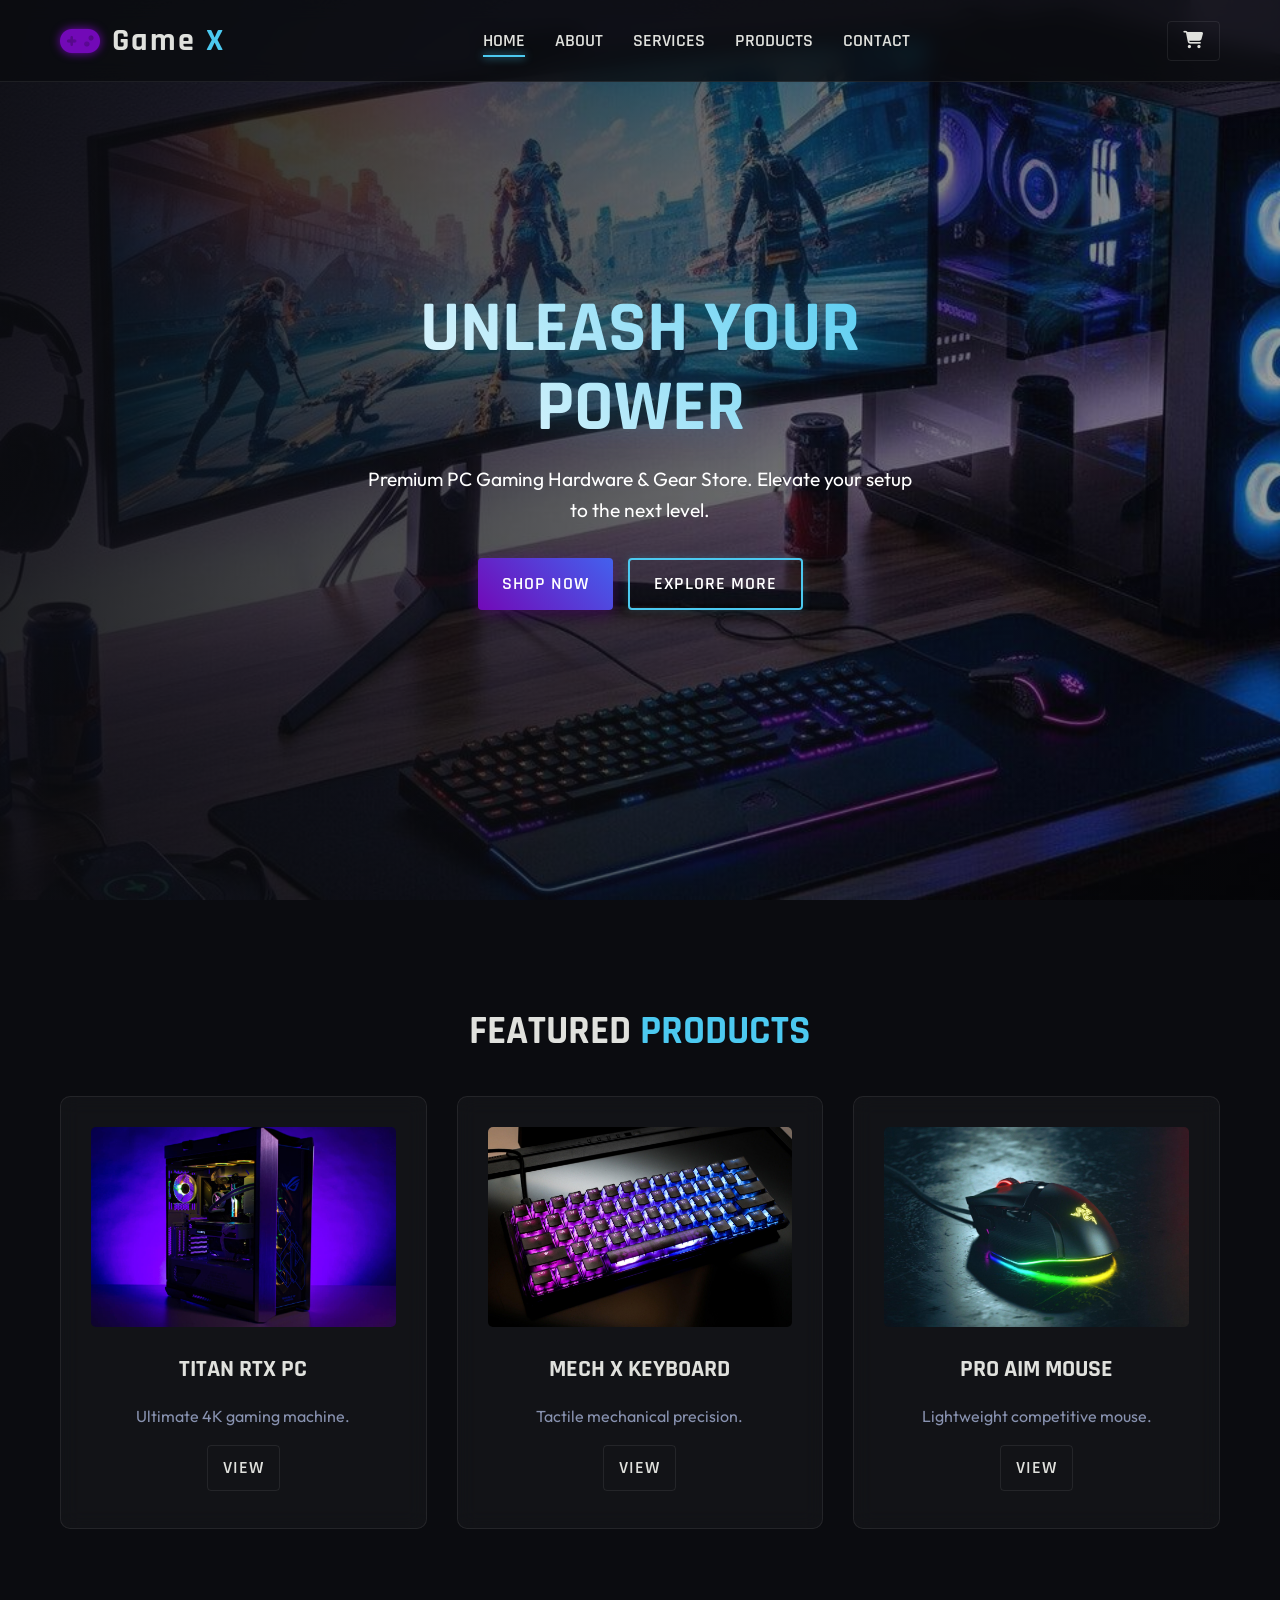
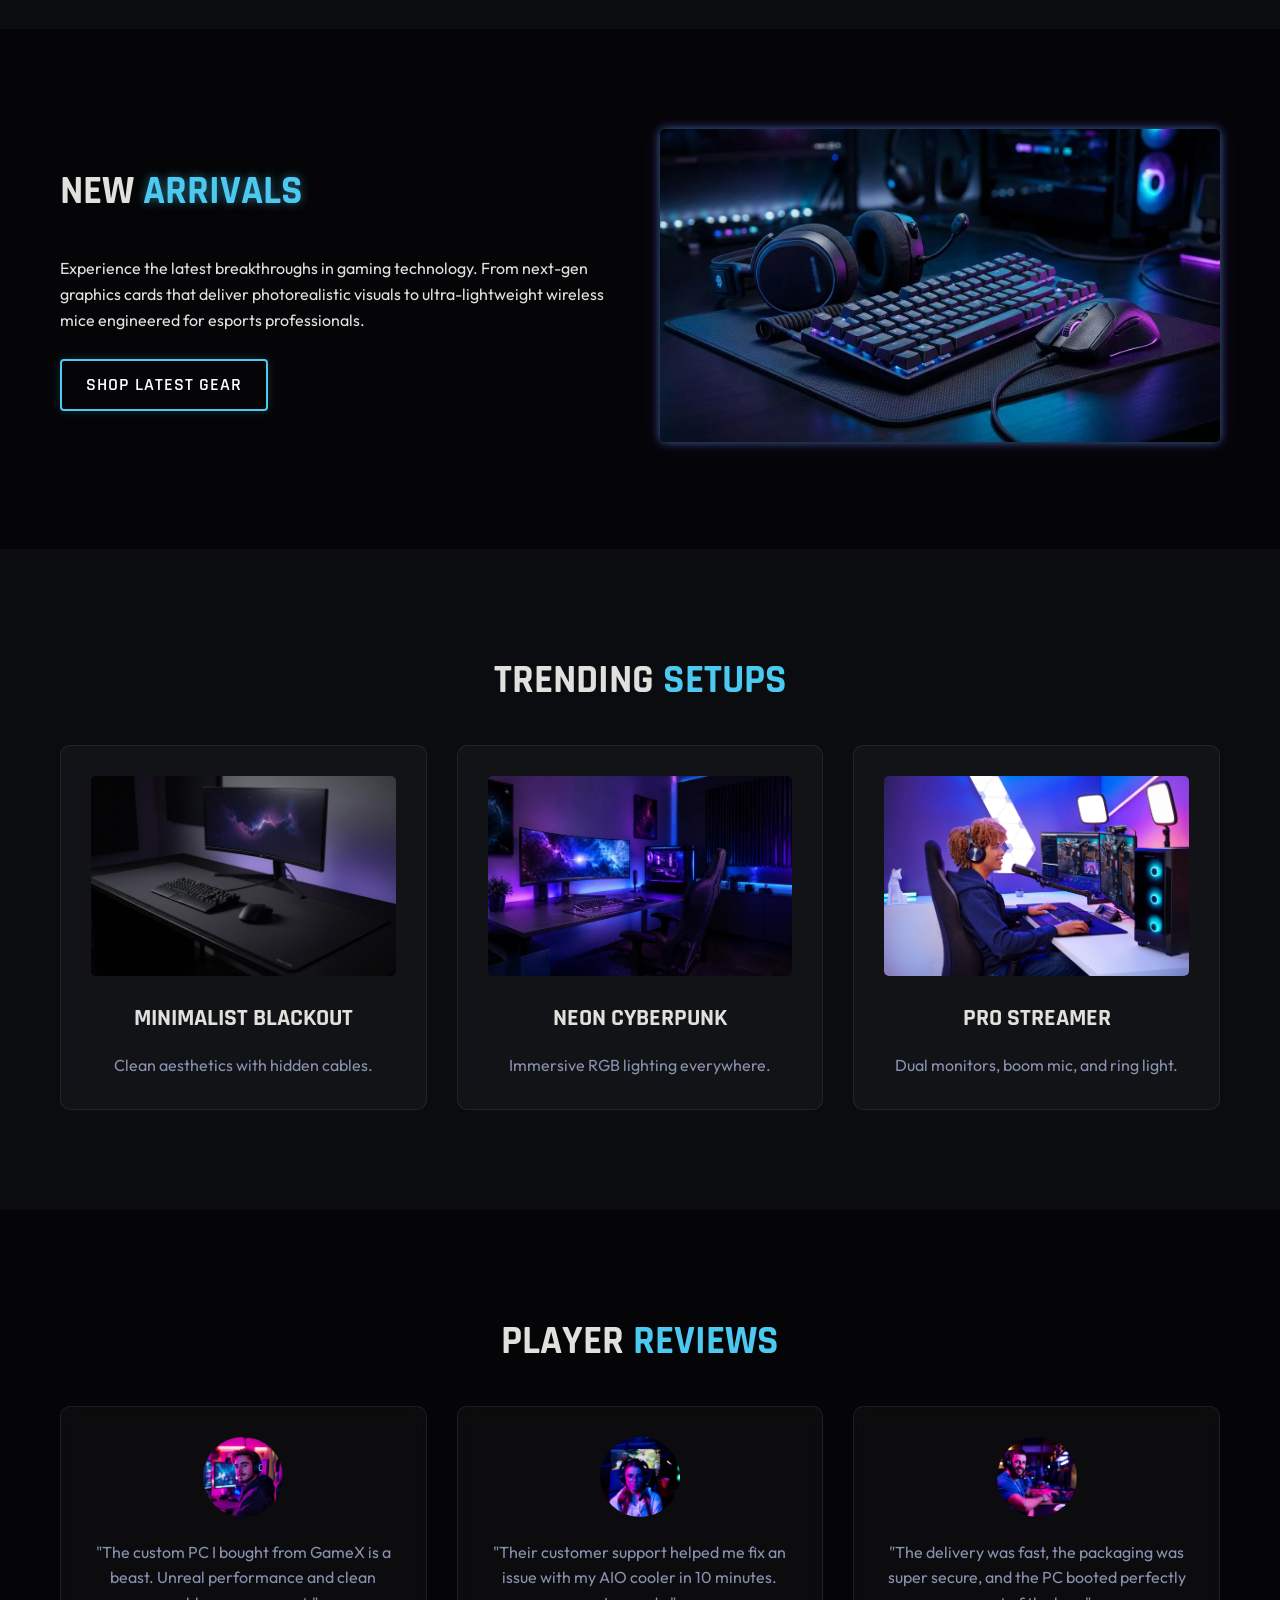
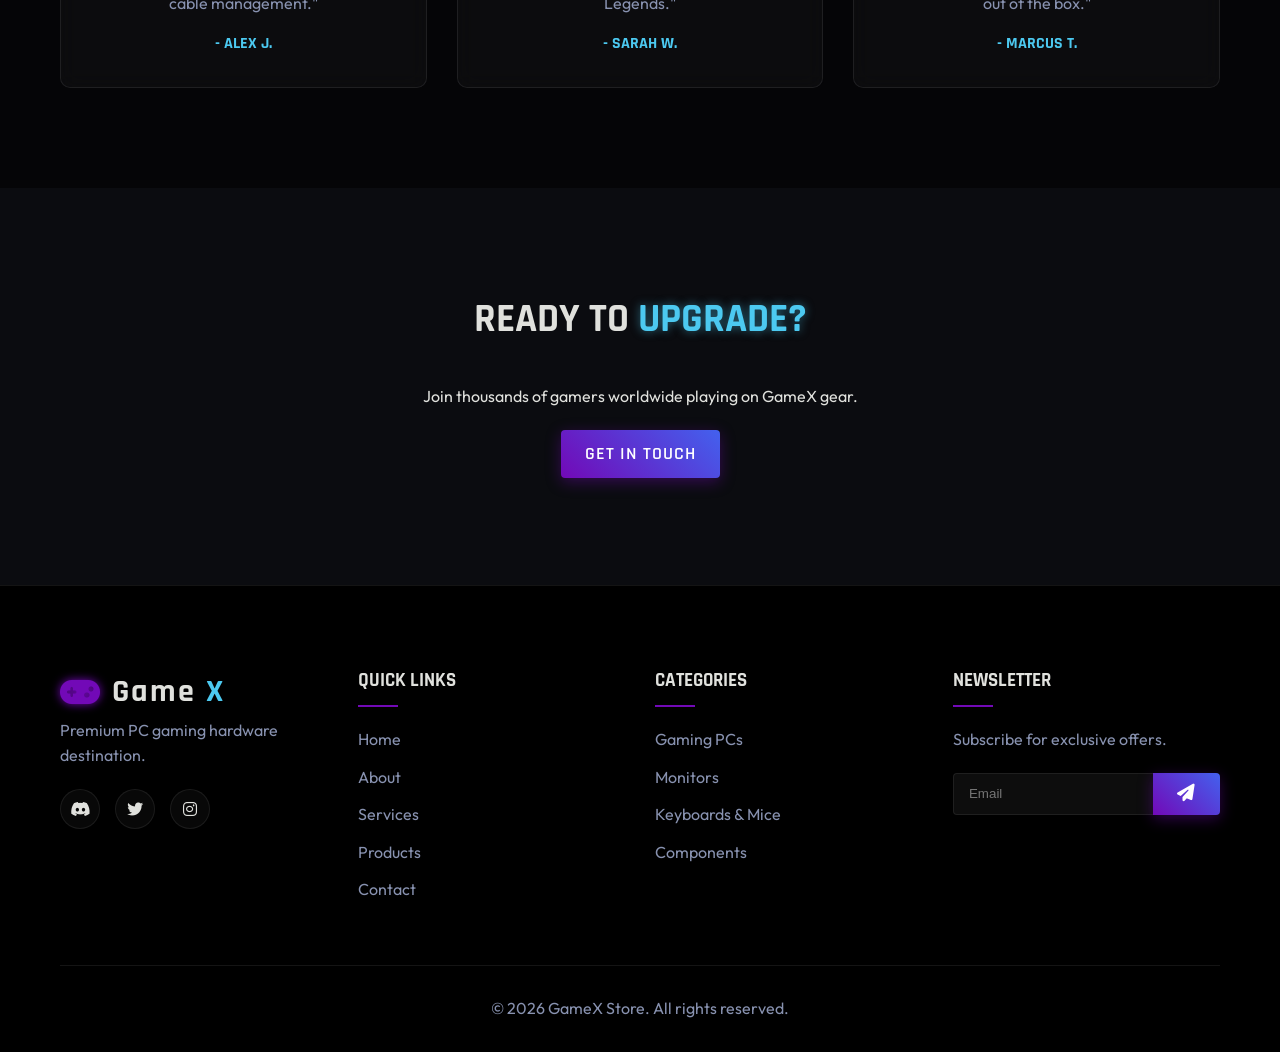
<file: index.html>
<!DOCTYPE html>
<html lang="en">

<head>
    <meta charset="UTF-8">
    <meta name="viewport" content="width=device-width, initial-scale=1.0">
    <meta name="description" content="Premium PC Gaming Hardware & Gear Store.">
    <title>GameX - Home</title>
    <link rel="icon" href="images/favicon.jpg" type="image/jpeg">
    <link
        href="https://fonts.googleapis.com/css2?family=Outfit:wght@300;400;600;800&family=Rajdhani:wght@500;600;700&display=swap"
        rel="stylesheet">
    <link rel="stylesheet" href="https://cdnjs.cloudflare.com/ajax/libs/font-awesome/6.4.0/css/all.min.css">
    <link rel="stylesheet" href="style.css">
    <style>
        h2 {
            font-size: 2.5rem;
            margin-bottom: 2rem;
        }

        h2 span {
            color: var(--accent-color);
        }
    </style>
</head>

<body>
    <header class="header">
        <div class="container nav-container">
            <a href="index.html" class="logo"><i class="fa-solid fa-gamepad"></i> Game<span>X</span></a>
            <nav class="navbar">
                <ul class="nav-list">
                    <li><a href="index.html" class="nav-link active">Home</a></li>
                    <li><a href="about.html" class="nav-link">About</a></li>
                    <li><a href="services.html" class="nav-link">Services</a></li>
                    <li><a href="products.html" class="nav-link">Products</a></li>
                    <li><a href="contact.html" class="nav-link">Contact</a></li>
                </ul>
            </nav>
            <div class="nav-actions">
                <button class="btn btn-outline"><i class="fa-solid fa-cart-shopping"></i></button>
                <button class="mobile-toggle"><i class="fa-solid fa-bars"></i></button>
            </div>
        </div>
    </header>

    <!-- Section 1: Hero -->
    <section class="hero">
        <div class="hero-bg"><img src="images/home-hero.jpg" alt="Gaming Setup">
            <div class="hero-overlay"></div>
        </div>
        <div class="container hero-content text-center" style="margin: 0 auto;">
            <h1 class="hero-title">UNLEASH YOUR POWER</h1>
            <p class="hero-subtitle" style="color: white;">Premium PC Gaming Hardware & Gear Store. Elevate your setup to the next level.</p>
            <div class="hero-btns" style="justify-content: center;">
                <a href="products.html" class="btn btn-primary" style="display: inline-flex; align-items: center; justify-content: center;">Shop Now</a>
                <a href="about.html" class="btn btn-secondary">Explore More</a>
            </div>
        </div>
    </section>

    <!-- Section 2: Featured Products -->
    <section class="section">
        <div class="container">
            <h2 class=" text-center">Featured <span>Products</span></h2>
            <div class="grid services-grid">
                <div class="card glass text-center">
                    <img src="images/feature1.jpg" alt="Titan RTX PC" class="product-img">
                    <h3>Titan RTX PC</h3>
                    <p>Ultimate 4K gaming machine.</p>
                    <a href="products.html" class="btn btn-outline" style="margin-top:15px;">View</a>
                </div>
                <div class="card glass text-center">
                    <img src="images/feature2.jpg" alt="Mech X Keyboard" class="product-img">
                    <h3>Mech X Keyboard</h3>
                    <p>Tactile mechanical precision.</p>
                    <a href="products.html" class="btn btn-outline" style="margin-top:15px;">View</a>
                </div>
                <div class="card glass text-center">
                    <img src="images/feature3.jpg" alt="Pro Aim Mouse" class="product-img">
                    <h3>Pro Aim Mouse</h3>
                    <p>Lightweight competitive mouse.</p>
                    <a href="products.html" class="btn btn-outline" style="margin-top:15px;">View</a>
                </div>
            </div>
        </div>
    </section>

    <!-- Section 3: New Arrivals -->
    <section class="section bg-darker">
        <div class="container">
            <div class="split-section">
                <div>
                    <h2 class="section-title">New <span>Arrivals</span></h2>
                    <p>Experience the latest breakthroughs in gaming technology. From next-gen graphics cards that
                        deliver photorealistic visuals to ultra-lightweight wireless mice engineered for esports
                        professionals.</p>
                    <br>
                    <a href="products.html" class="btn btn-secondary">Shop Latest Gear</a>
                </div>
                <div>
                    <img src="images/new-arrivals.jpg" alt="New Arrivals" class="img-fluid">
                </div>
            </div>
        </div>
    </section>

    <!-- Section 4: Trending Setups -->
    <section class="section">
        <div class="container">
            <h2 class="text-center">Trending <span>Setups</span></h2>
            <div class="grid services-grid">
                <div class="card glass text-center">
                    <img src="images/trending1.jpg" alt="Minimalist Setup" class="product-img">
                    <h3>Minimalist Blackout</h3>
                    <p>Clean aesthetics with hidden cables.</p>
                </div>
                <div class="card glass text-center">
                    <img src="images/trending2.jpg" alt="RGB Setup" class="product-img">
                    <h3>Neon Cyberpunk</h3>
                    <p>Immersive RGB lighting everywhere.</p>
                </div>
                <div class="card glass text-center">
                    <img src="images/trending3.jpg" alt="Streamer Setup" class="product-img">
                    <h3>Pro Streamer</h3>
                    <p>Dual monitors, boom mic, and ring light.</p>
                </div>
            </div>
        </div>
    </section>

    <!-- Section 5: Testimonials -->
    <section class="section bg-darker">
        <div class="container">
            <h2 class="text-center">Player <span>Reviews</span></h2>
            <div class="grid services-grid">
                <div class="card glass text-center">
                    <img src="images/player1.jpg" alt="User 1" class="product-img"
                        style="border-radius: 50%; width: 80px; height: 80px; margin: 0 auto 15px;">
                    <p>"The custom PC I bought from GameX is a beast. Unreal performance and clean cable management."
                    </p>
                    <h4 style="margin-top:15px; color:var(--accent-color);">- Alex J.</h4>
                </div>
                <div class="card glass text-center">
                    <img src="images/player2.jpg" alt="User 2" class="product-img"
                        style="border-radius: 50%; width: 80px; height: 80px; margin: 0 auto 15px;">
                    <p>"Their customer support helped me fix an issue with my AIO cooler in 10 minutes. Legends."</p>
                    <h4 style="margin-top:15px; color:var(--accent-color);">- Sarah W.</h4>
                </div>
                <div class="card glass text-center">
                    <img src="images/player3.jpg" alt="User 3" class="product-img"
                        style="border-radius: 50%; width: 80px; height: 80px; margin: 0 auto 15px;">
                    <p>"The delivery was fast, the packaging was super secure, and the PC booted perfectly out of the
                        box."</p>
                    <h4 style="margin-top:15px; color:var(--accent-color);">- Marcus T.</h4>
                </div>
            </div>
        </div>
    </section>

    <!-- Section 6: CTA -->
    <section class="section text-center">
        <div class="container">
            <h2 class="section-title">Ready To <span>Upgrade?</span></h2>
            <p style="margin-bottom:20px;">Join thousands of gamers worldwide playing on GameX gear.</p>
            <a href="contact.html" class="btn btn-primary">Get In Touch</a>
        </div>
    </section>

    <!-- Footer -->
    <footer class="footer">
        <div class="container">
            <div class="footer-grid">
                <div class="footer-col">
                    <a href="index.html" class="logo footer-logo"><i class="fa-solid fa-gamepad"></i>
                        Game<span>X</span></a>
                    <p>Premium PC gaming hardware destination.</p>
                    <div class="social-links">
                        <a href="#"><i class="fa-brands fa-discord"></i></a>
                        <a href="#"><i class="fa-brands fa-twitter"></i></a>
                        <a href="#"><i class="fa-brands fa-instagram"></i></a>
                    </div>
                </div>
                <div class="footer-col">
                    <h4>Quick Links</h4>
                    <ul>
                        <li><a href="index.html">Home</a></li>
                        <li><a href="about.html">About</a></li>
                        <li><a href="services.html">Services</a></li>
                        <li><a href="products.html">Products</a></li>
                        <li><a href="contact.html">Contact</a></li>
                    </ul>
                </div>
                <div class="footer-col">
                    <h4>Categories</h4>
                    <ul>
                        <li><a href="#">Gaming PCs</a></li>
                        <li><a href="#">Monitors</a></li>
                        <li><a href="#">Keyboards & Mice</a></li>
                        <li><a href="#">Components</a></li>
                    </ul>
                </div>
                <div class="footer-col">
                    <h4>Newsletter</h4>
                    <p>Subscribe for exclusive offers.</p>
                    <form class="newsletter-form">
                        <input type="email" placeholder="Email" required>
                        <button type="submit" class="btn btn-primary"><i class="fa-solid fa-paper-plane"></i></button>
                    </form>
                </div>
            </div>
            <div class="footer-bottom">
                <p>&copy; 2026 GameX Store. All rights reserved.</p>
            </div>
        </div>
    </footer>
    <button id="scrollTopBtn" class="scroll-top-btn"><i class="fa-solid fa-chevron-up"></i></button>
    <script src="script.js"></script>
</body>

</html>
</file>
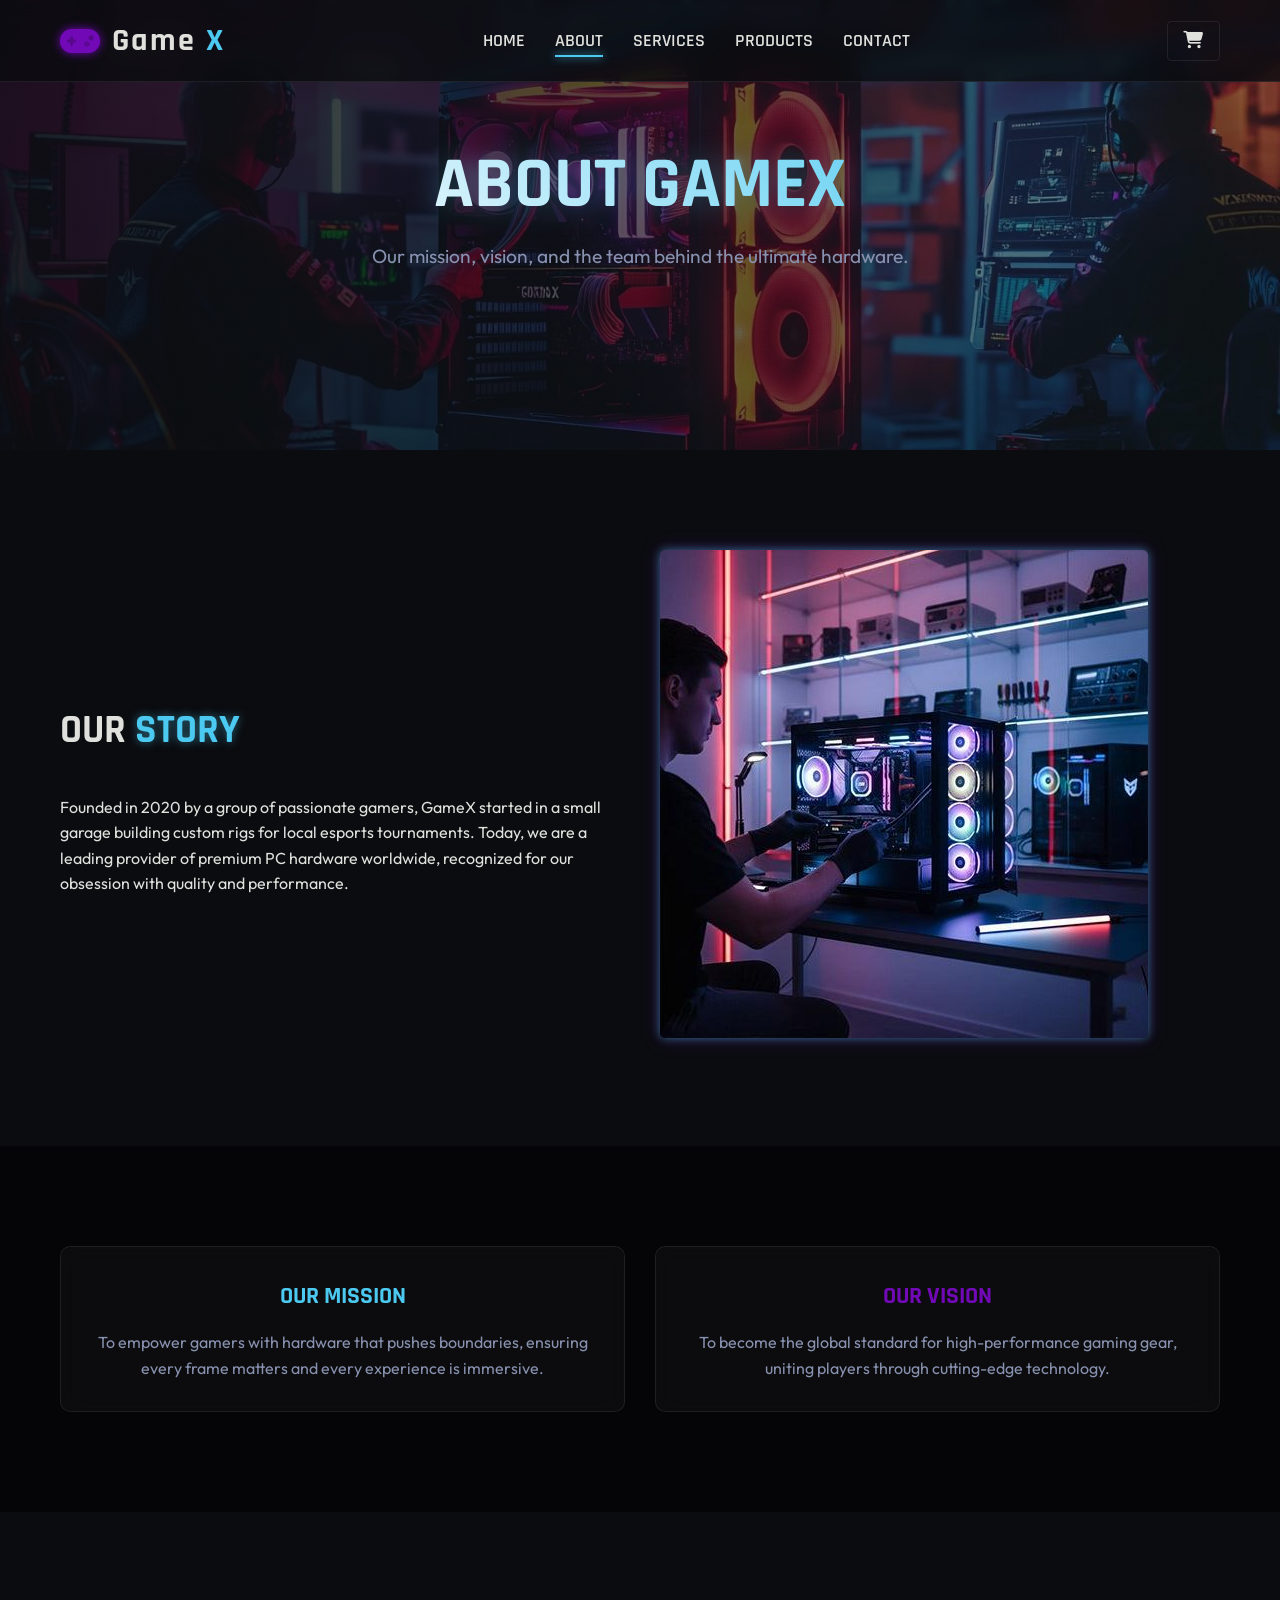
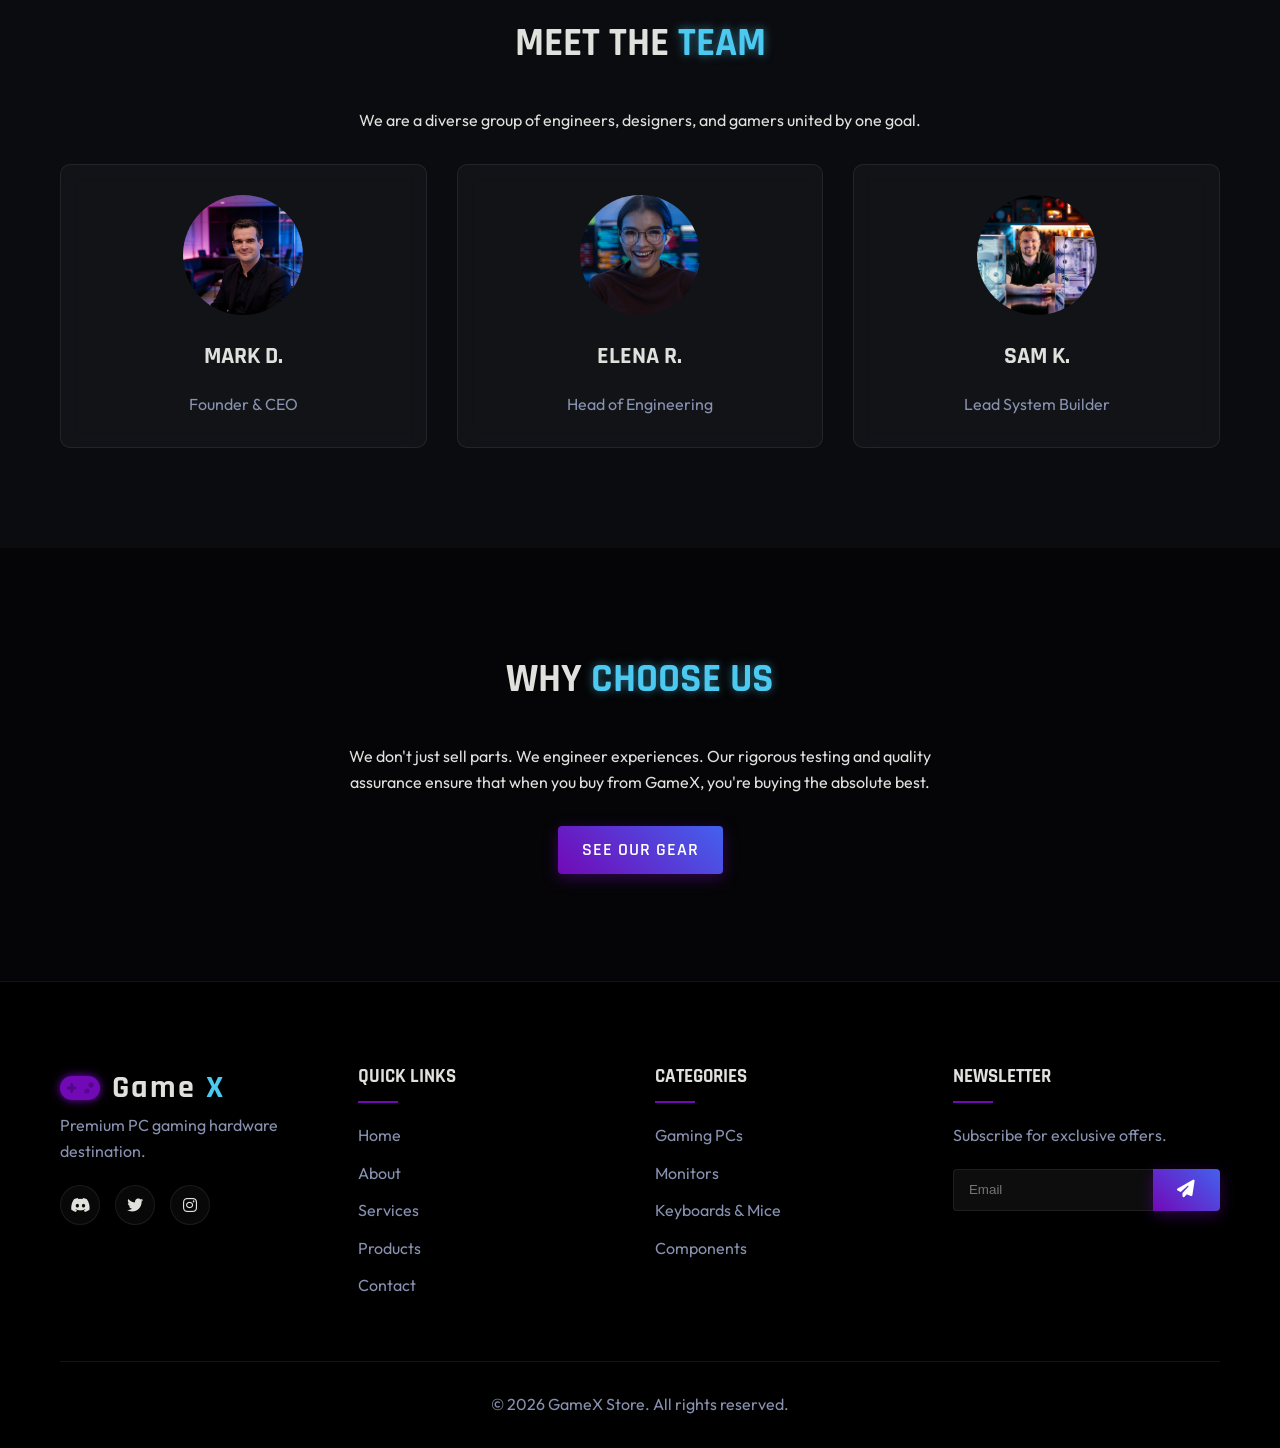
<file: about.html>
<!DOCTYPE html>
<html lang="en">

<head>
    <meta charset="UTF-8">
    <meta name="viewport" content="width=device-width, initial-scale=1.0">
    <title>GameX - About Us</title>
    <link rel="icon" href="images/favicon.jpg" type="image/jpeg">
    <link
        href="https://fonts.googleapis.com/css2?family=Outfit:wght@300;400;600;800&family=Rajdhani:wght@500;600;700&display=swap"
        rel="stylesheet">
    <link rel="stylesheet" href="https://cdnjs.cloudflare.com/ajax/libs/font-awesome/6.4.0/css/all.min.css">
    <link rel="stylesheet" href="style.css">
</head>

<body>
    <header class="header">
        <div class="container nav-container">
            <a href="index.html" class="logo"><i class="fa-solid fa-gamepad"></i> Game<span>X</span></a>
            <nav class="navbar">
                <ul class="nav-list">
                    <li><a href="index.html" class="nav-link">Home</a></li>
                    <li><a href="about.html" class="nav-link active">About</a></li>
                    <li><a href="services.html" class="nav-link">Services</a></li>
                    <li><a href="products.html" class="nav-link">Products</a></li>
                    <li><a href="contact.html" class="nav-link">Contact</a></li>
                </ul>
            </nav>
            <div class="nav-actions">
                <button class="btn btn-outline"><i class="fa-solid fa-cart-shopping"></i></button>
                <button class="mobile-toggle"><i class="fa-solid fa-bars"></i></button>
            </div>
        </div>
    </header>

    <!-- Section 1: Hero -->
    <section class="hero hero-small">
        <div class="hero-bg"><img src="images/abt-hero.jpg" alt="About Setup">
            <div class="hero-overlay"></div>
        </div>
        <div class="container hero-content text-center" style="margin: 0 auto;">
            <h1 class="hero-title">ABOUT GAMEX</h1>
            <p class="hero-subtitle">Our mission, vision, and the team behind the ultimate hardware.</p>
        </div>
    </section>

    <!-- Section 2: Our Story (Text Left, Image Right) -->
    <section class="section">
        <div class="container">
            <div class="split-section about-story">
                <div>
                    <h2 class="section-title">Our <span>Story</span></h2>
                    <p>Founded in 2020 by a group of passionate gamers, GameX started in a small garage building custom
                        rigs for local esports tournaments. Today, we are a leading provider of premium PC hardware
                        worldwide, recognized for our obsession with quality and performance.</p>
                </div>
                <div>
                    <img src="images/story.jpg" alt="Our Story" class="img-fluid">
                </div>
            </div>
        </div>
    </section>

    <!-- Section 3: Mission & Vision -->
    <section class="section bg-darker">
        <div class="container">
            <div class="grid services-grid" style="grid-template-columns: repeat(auto-fit, minmax(300px, 1fr));">
                <div class="card glass text-center">
                    <h3 style="color:var(--accent-color); margin-bottom:15px;">Our Mission</h3>
                    <p>To empower gamers with hardware that pushes boundaries, ensuring every frame matters and every
                        experience is immersive.</p>
                </div>
                <div class="card glass text-center">
                    <h3 style="color:var(--primary-color); margin-bottom:15px;">Our Vision</h3>
                    <p>To become the global standard for high-performance gaming gear, uniting players through
                        cutting-edge technology.</p>
                </div>
            </div>
        </div>
    </section>

    <!-- Section 4: The Team (Centered Text) -->
    <section class="section">
        <div class="container">
            <div class="text-center">
                <h2 class="section-title">Meet The <span>Team</span></h2>
                <p style="max-width: 600px; margin: 0 auto 30px auto;">We are a diverse group of engineers, designers,
                    and gamers united by one goal.</p>
            </div>
            <div class="grid services-grid">
                <div class="card glass text-center">
                    <img src="images/team1.jpg" alt="Mark D." class="product-img"
                        style="border-radius: 50%; width: 120px; height: 120px; margin: 0 auto 15px;">
                    <h3>Mark D.</h3>
                    <p>Founder & CEO</p>
                </div>
                <div class="card glass text-center">
                    <img src="images/team2.jpg" alt="Elena R." class="product-img"
                        style="border-radius: 50%; width: 120px; height: 120px; margin: 0 auto 15px;">
                    <h3>Elena R.</h3>
                    <p>Head of Engineering</p>
                </div>
                <div class="card glass text-center">
                    <img src="images/team3.jpg" alt="Sam K." class="product-img"
                        style="border-radius: 50%; width: 120px; height: 120px; margin: 0 auto 15px;">
                    <h3>Sam K.</h3>
                    <p>Lead System Builder</p>
                </div>
            </div>
        </div>
    </section>

    <!-- Section 5: Why Choose Us -->
    <section class="section bg-darker">
        <div class="container text-center">
            <h2 class="section-title">Why <span>Choose Us</span></h2>
            <p style="max-width:600px; margin:0 auto; margin-bottom:30px;">We don't just sell parts. We engineer
                experiences. Our rigorous testing and quality assurance ensure that when you buy from GameX, you're
                buying the absolute best.</p>
            <a href="products.html" class="btn btn-primary">See Our Gear</a>
        </div>
    </section>

    <!-- Footer -->
    <footer class="footer">
        <div class="container">
            <div class="footer-grid">
                <div class="footer-col">
                    <a href="index.html" class="logo footer-logo"><i class="fa-solid fa-gamepad"></i>
                        Game<span>X</span></a>
                    <p>Premium PC gaming hardware destination.</p>
                    <div class="social-links">
                        <a href="#"><i class="fa-brands fa-discord"></i></a>
                        <a href="#"><i class="fa-brands fa-twitter"></i></a>
                        <a href="#"><i class="fa-brands fa-instagram"></i></a>
                    </div>
                </div>
                <div class="footer-col">
                    <h4>Quick Links</h4>
                    <ul>
                        <li><a href="index.html">Home</a></li>
                        <li><a href="about.html">About</a></li>
                        <li><a href="services.html">Services</a></li>
                        <li><a href="products.html">Products</a></li>
                        <li><a href="contact.html">Contact</a></li>
                    </ul>
                </div>
                <div class="footer-col">
                    <h4>Categories</h4>
                    <ul>
                        <li><a href="#">Gaming PCs</a></li>
                        <li><a href="#">Monitors</a></li>
                        <li><a href="#">Keyboards & Mice</a></li>
                        <li><a href="#">Components</a></li>
                    </ul>
                </div>
                <div class="footer-col">
                    <h4>Newsletter</h4>
                    <p>Subscribe for exclusive offers.</p>
                    <form class="newsletter-form">
                        <input type="email" placeholder="Email" required>
                        <button type="submit" class="btn btn-primary"><i class="fa-solid fa-paper-plane"></i></button>
                    </form>
                </div>
            </div>
            <div class="footer-bottom">
                <p>&copy; 2026 GameX Store. All rights reserved.</p>
            </div>
        </div>
    </footer>
    <button id="scrollTopBtn" class="scroll-top-btn"><i class="fa-solid fa-chevron-up"></i></button>
    <script src="script.js"></script>
</body>

</html>
</file>
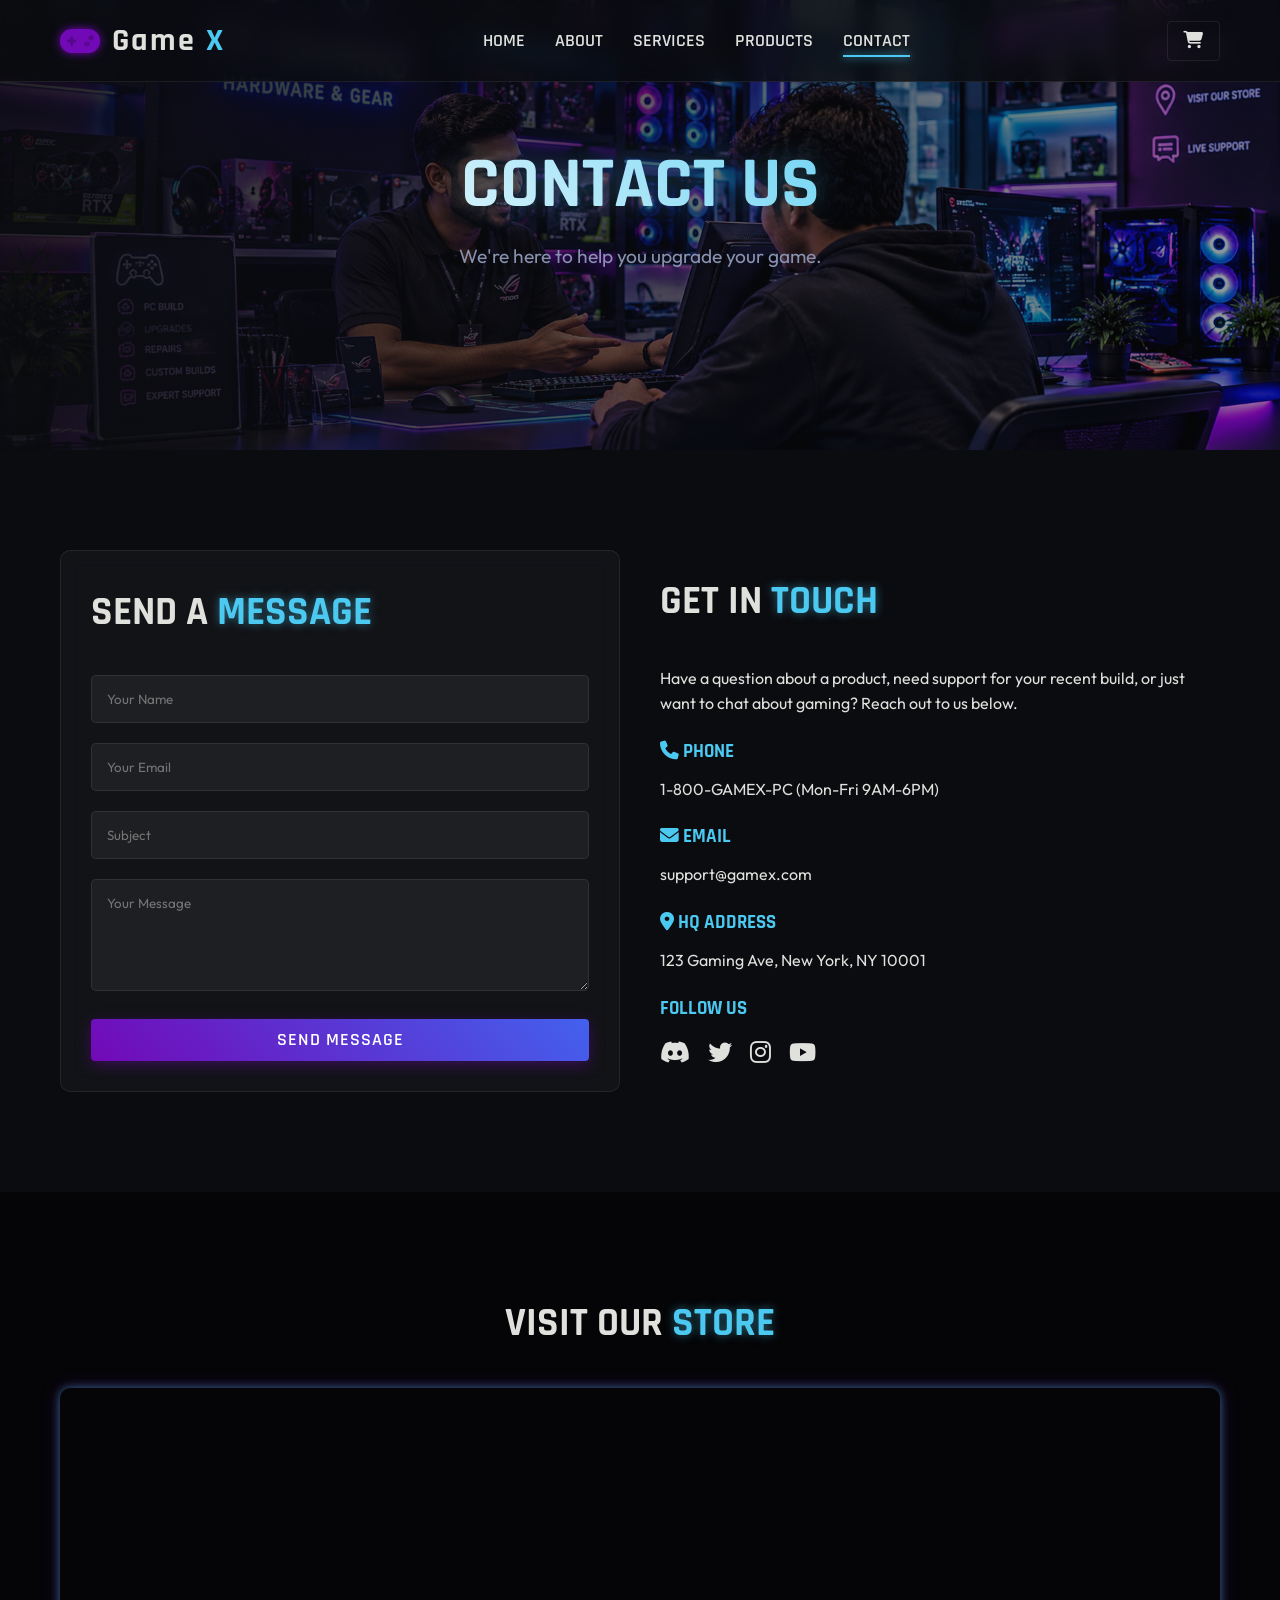
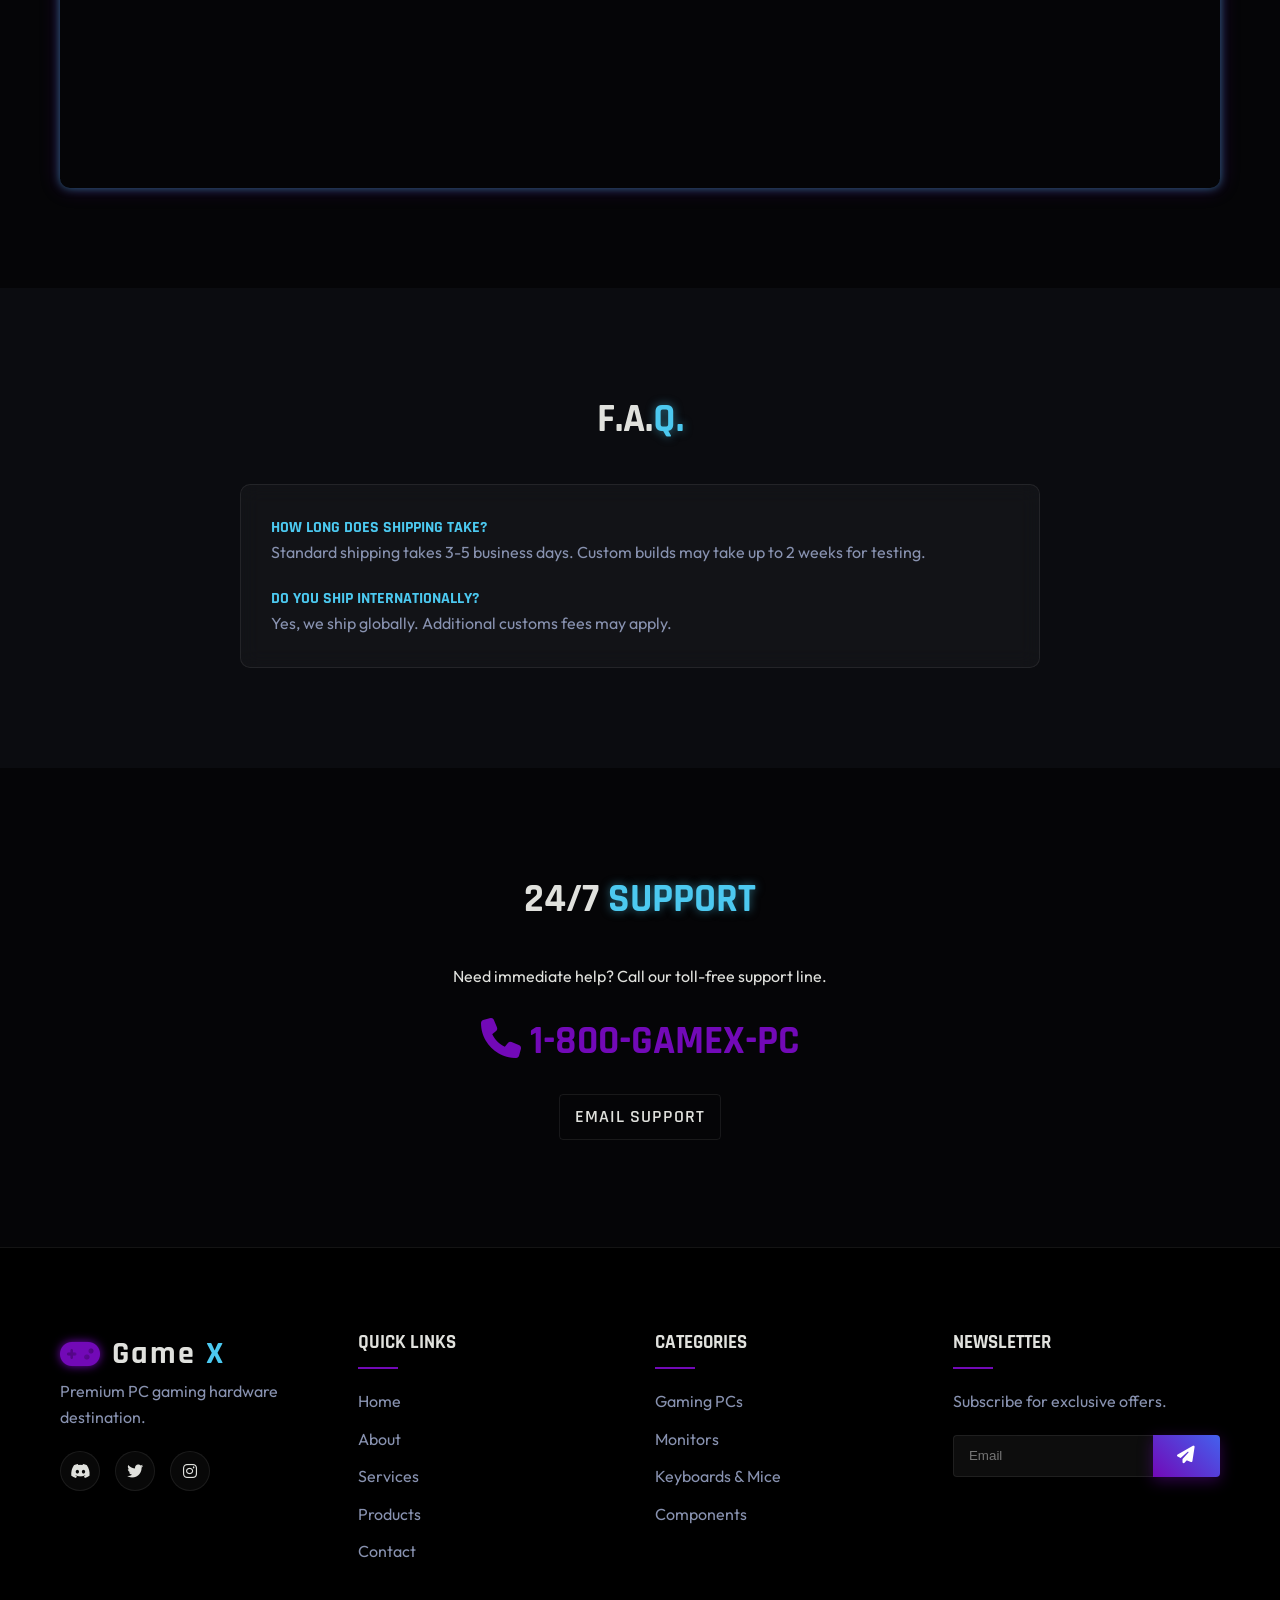
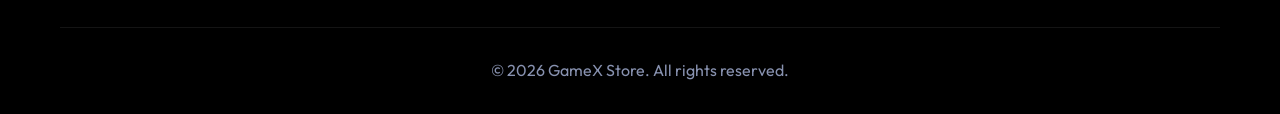
<file: contact.html>
<!DOCTYPE html>
<html lang="en">

<head>
    <meta charset="UTF-8">
    <meta name="viewport" content="width=device-width, initial-scale=1.0">
    <title>GameX - Contact Us</title>
    <link rel="icon" href="images/favicon.jpg" type="image/jpeg">
    <link
        href="https://fonts.googleapis.com/css2?family=Outfit:wght@300;400;600;800&family=Rajdhani:wght@500;600;700&display=swap"
        rel="stylesheet">
    <link rel="stylesheet" href="https://cdnjs.cloudflare.com/ajax/libs/font-awesome/6.4.0/css/all.min.css">
    <link rel="stylesheet" href="style.css">
    <style>
        .contact-form input,
        .contact-form textarea {
            width: 100%;
            padding: 15px;
            margin-bottom: 20px;
            background: rgba(255, 255, 255, 0.05);
            border: 1px solid var(--glass-border);
            color: white;
            border-radius: 5px;
            font-family: inherit;
        }

        .contact-form input:focus,
        .contact-form textarea:focus {
            outline: none;
            border-color: var(--accent-color);
            box-shadow: 0 0 10px rgba(76, 201, 240, 0.2);
        }

        .contact-details h3 {
            margin-top: 20px;
            margin-bottom: 10px;
            color: var(--accent-color);
        }

        .contact-social a {
            display: inline-block;
            margin-right: 15px;
            font-size: 1.5rem;
            transition: all 0.3s ease;
        }

        .contact-social a:hover {
            color: var(--primary-color);
            transform: translateY(-3px);
        }
    </style>
</head>

<body>
    <header class="header">
        <div class="container nav-container">
            <a href="index.html" class="logo"><i class="fa-solid fa-gamepad"></i> Game<span>X</span></a>
            <nav class="navbar">
                <ul class="nav-list">
                    <li><a href="index.html" class="nav-link">Home</a></li>
                    <li><a href="about.html" class="nav-link">About</a></li>
                    <li><a href="services.html" class="nav-link">Services</a></li>
                    <li><a href="products.html" class="nav-link">Products</a></li>
                    <li><a href="contact.html" class="nav-link active">Contact</a></li>
                </ul>
            </nav>
            <div class="nav-actions">
                <button class="btn btn-outline"><i class="fa-solid fa-cart-shopping"></i></button>
                <button class="mobile-toggle"><i class="fa-solid fa-bars"></i></button>
            </div>
        </div>
    </header>

    <!-- Section 1: Hero -->
    <section class="hero hero-small">
        <div class="hero-bg"><img src="images/contact-hero.png" alt="Contact Us">
            <div class="hero-overlay"></div>
        </div>
        <div class="container hero-content text-center" style="margin: 0 auto;">
            <h1 class="hero-title">CONTACT US</h1>
            <p class="hero-subtitle">We're here to help you upgrade your game.</p>
        </div>
    </section>

    <!-- Section 2: Contact Form & Info -->
    <section class="section">
        <div class="container">
            <div class="split-section">
                <div class="card glass">
                    <h2 class="section-title text-center" style="margin-bottom:30px;">Send a <span>Message</span></h2>
                    <form class="contact-form">
                        <input type="text" placeholder="Your Name" required>
                        <input type="email" placeholder="Your Email" required>
                        <input type="text" placeholder="Subject" required>
                        <textarea rows="5" placeholder="Your Message" required></textarea>
                        <button type="submit" class="btn btn-primary" style="width:100%;">Send Message</button>
                    </form>
                </div>
                <div class="contact-details">
                    <h2 class="section-title">Get In <span>Touch</span></h2>
                    <p>Have a question about a product, need support for your recent build, or just want to chat about
                        gaming? Reach out to us below.</p>

                    <h3><i class="fa-solid fa-phone"></i> Phone</h3>
                    <p>1-800-GAMEX-PC (Mon-Fri 9AM-6PM)</p>

                    <h3><i class="fa-solid fa-envelope"></i> Email</h3>
                    <p>support@gamex.com</p>

                    <h3><i class="fa-solid fa-location-dot"></i> HQ Address</h3>
                    <p>123 Gaming Ave, New York, NY 10001</p>

                    <h3>Follow Us</h3>
                    <div class="contact-social">
                        <a href="#"><i class="fa-brands fa-discord"></i></a>
                        <a href="#"><i class="fa-brands fa-twitter"></i></a>
                        <a href="#"><i class="fa-brands fa-instagram"></i></a>
                        <a href="#"><i class="fa-brands fa-youtube"></i></a>
                    </div>
                </div>
            </div>
        </div>
    </section>

    <!-- Section 3: Google Map -->
    <section class="section bg-darker">
        <div class="container text-center">
            <h2 class="section-title">Visit Our <span>Store</span></h2>
            <div
                style="width: 100%; height: 400px; border-radius: 10px; overflow: hidden; box-shadow: var(--neon-shadow);">
                <!-- Placeholder for Google Map iFrame, normally you'd use a real embed code here -->
                <iframe
                    src="https://www.google.com/maps/embed?pb=!1m18!1m12!1m3!1d3022.21575815598!2d-73.98774868459453!3d40.757158979326466!2m3!1f0!2f0!3f0!3m2!1i1024!2i768!4f13.1!3m3!1m2!1s0x89c25855c6480299%3A0x55194ec5a1ae072e!2sTimes%20Square!5e0!3m2!1sen!2sus!4v1689694119572!5m2!1sen!2sus"
                    width="100%" height="100%" style="border:0; filter: invert(90%) hue-rotate(180deg);"
                    allowfullscreen="" loading="lazy" referrerpolicy="no-referrer-when-downgrade"></iframe>
            </div>
        </div>
    </section>

    <!-- Section 4: FAQ -->
    <section class="section">
        <div class="container">
            <div class="text-center">
                <h2 class="section-title">F.A.<span>Q.</span></h2>
            </div>
            <div class="grid" style="grid-template-columns: 1fr; max-width:800px; margin:0 auto;">
                <div class="card glass">
                    <h4 style="color:var(--accent-color);">How long does shipping take?</h4>
                    <p style="margin-bottom:20px;">Standard shipping takes 3-5 business days. Custom builds may take up
                        to 2 weeks for testing.</p>

                    <h4 style="color:var(--accent-color);">Do you ship internationally?</h4>
                    <p>Yes, we ship globally. Additional customs fees may apply.</p>
                </div>
            </div>
        </div>
    </section>

    <!-- Section 5: Support Info -->
    <section class="section bg-darker text-center">
        <div class="container">
            <h2 class="section-title">24/7 <span>Support</span></h2>
            <p>Need immediate help? Call our toll-free support line.</p>
            <h3 style="margin:20px 0; font-size:2.5rem; color:var(--primary-color);"><i class="fa-solid fa-phone"></i>
                1-800-GAMEX-PC</h3>
            <a href="mailto:support@gamex.com" class="btn btn-outline">Email Support</a>
        </div>
    </section>

    <!-- Footer -->
    <footer class="footer">
        <div class="container">
            <div class="footer-grid">
                <div class="footer-col">
                    <a href="index.html" class="logo footer-logo"><i class="fa-solid fa-gamepad"></i>
                        Game<span>X</span></a>
                    <p>Premium PC gaming hardware destination.</p>
                    <div class="social-links">
                        <a href="#"><i class="fa-brands fa-discord"></i></a>
                        <a href="#"><i class="fa-brands fa-twitter"></i></a>
                        <a href="#"><i class="fa-brands fa-instagram"></i></a>
                    </div>
                </div>
                <div class="footer-col">
                    <h4>Quick Links</h4>
                    <ul>
                        <li><a href="index.html">Home</a></li>
                        <li><a href="about.html">About</a></li>
                        <li><a href="services.html">Services</a></li>
                        <li><a href="products.html">Products</a></li>
                        <li><a href="contact.html">Contact</a></li>
                    </ul>
                </div>
                <div class="footer-col">
                    <h4>Categories</h4>
                    <ul>
                        <li><a href="#">Gaming PCs</a></li>
                        <li><a href="#">Monitors</a></li>
                        <li><a href="#">Keyboards & Mice</a></li>
                        <li><a href="#">Components</a></li>
                    </ul>
                </div>
                <div class="footer-col">
                    <h4>Newsletter</h4>
                    <p>Subscribe for exclusive offers.</p>
                    <form class="newsletter-form">
                        <input type="email" placeholder="Email" required>
                        <button type="submit" class="btn btn-primary"><i class="fa-solid fa-paper-plane"></i></button>
                    </form>
                </div>
            </div>
            <div class="footer-bottom">
                <p>&copy; 2026 GameX Store. All rights reserved.</p>
            </div>
        </div>
    </footer>
    <button id="scrollTopBtn" class="scroll-top-btn"><i class="fa-solid fa-chevron-up"></i></button>
    <script src="script.js"></script>
</body>

</html>
</file>
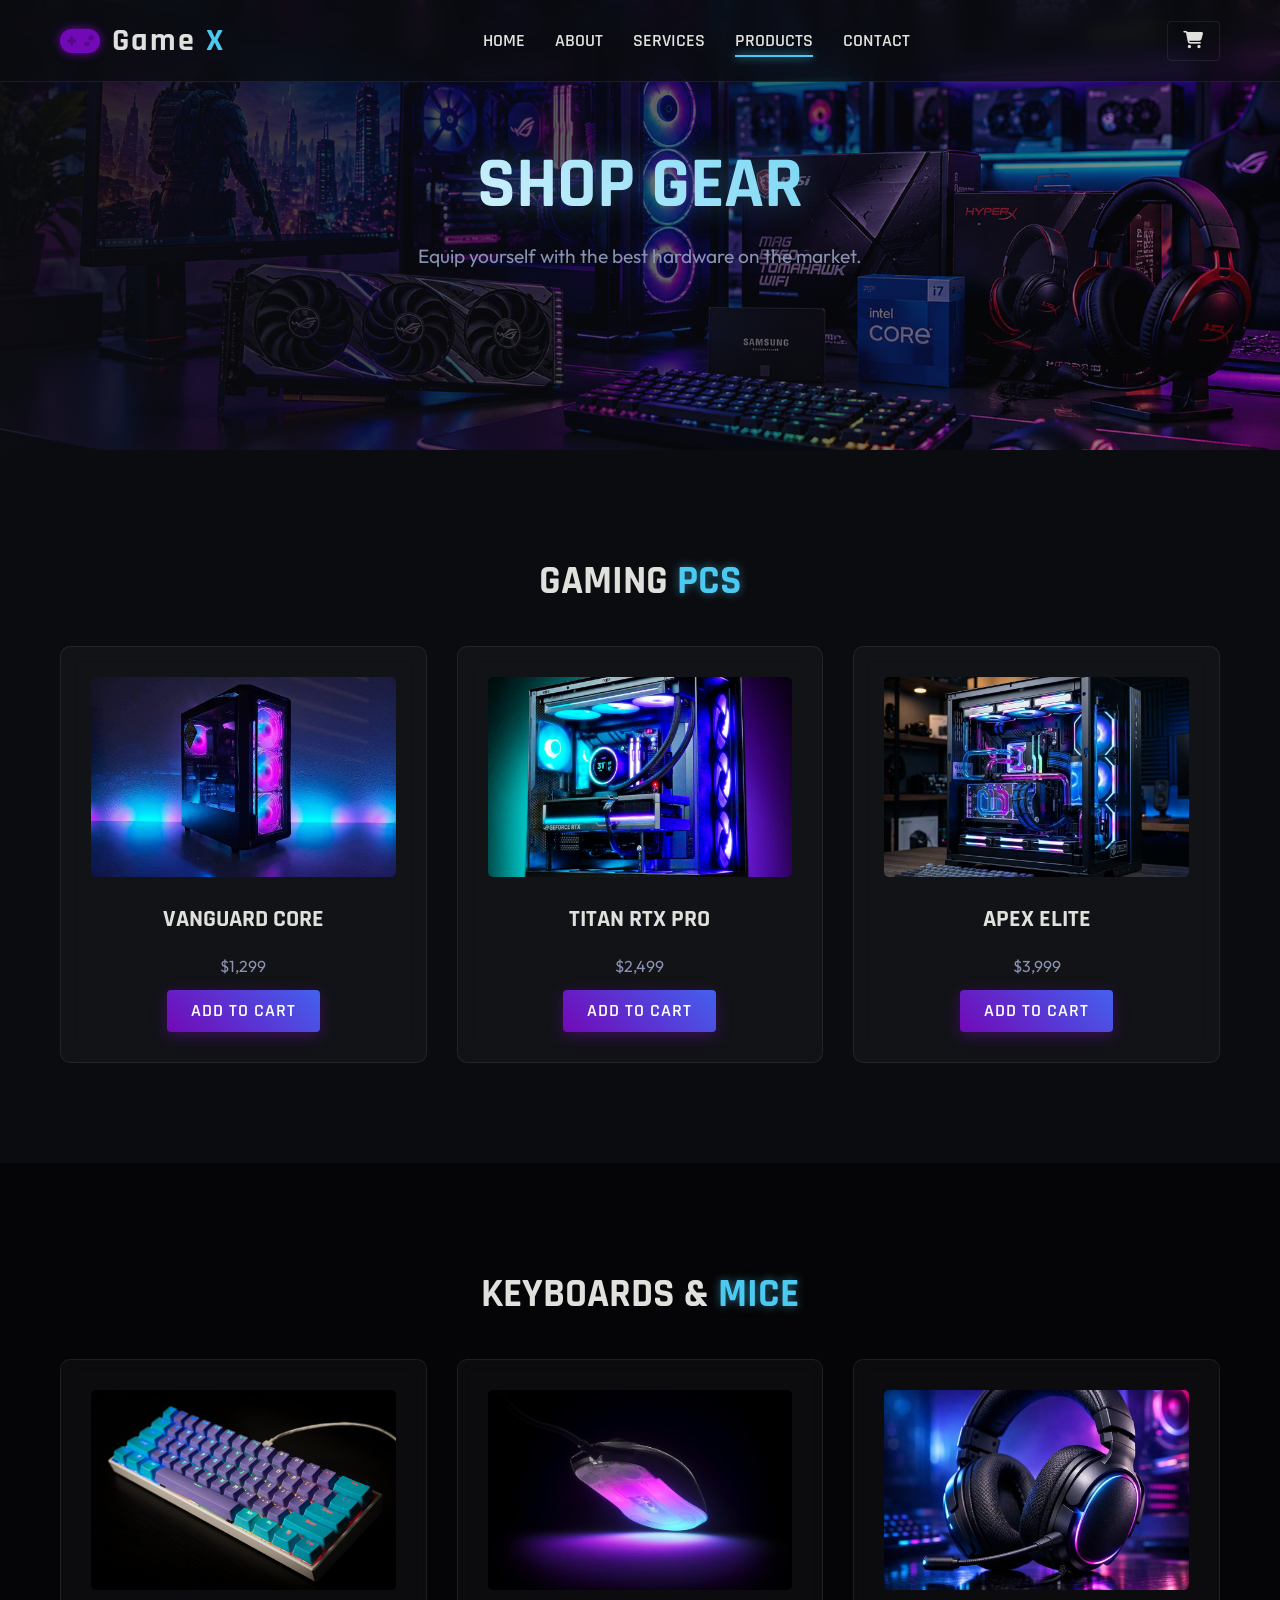
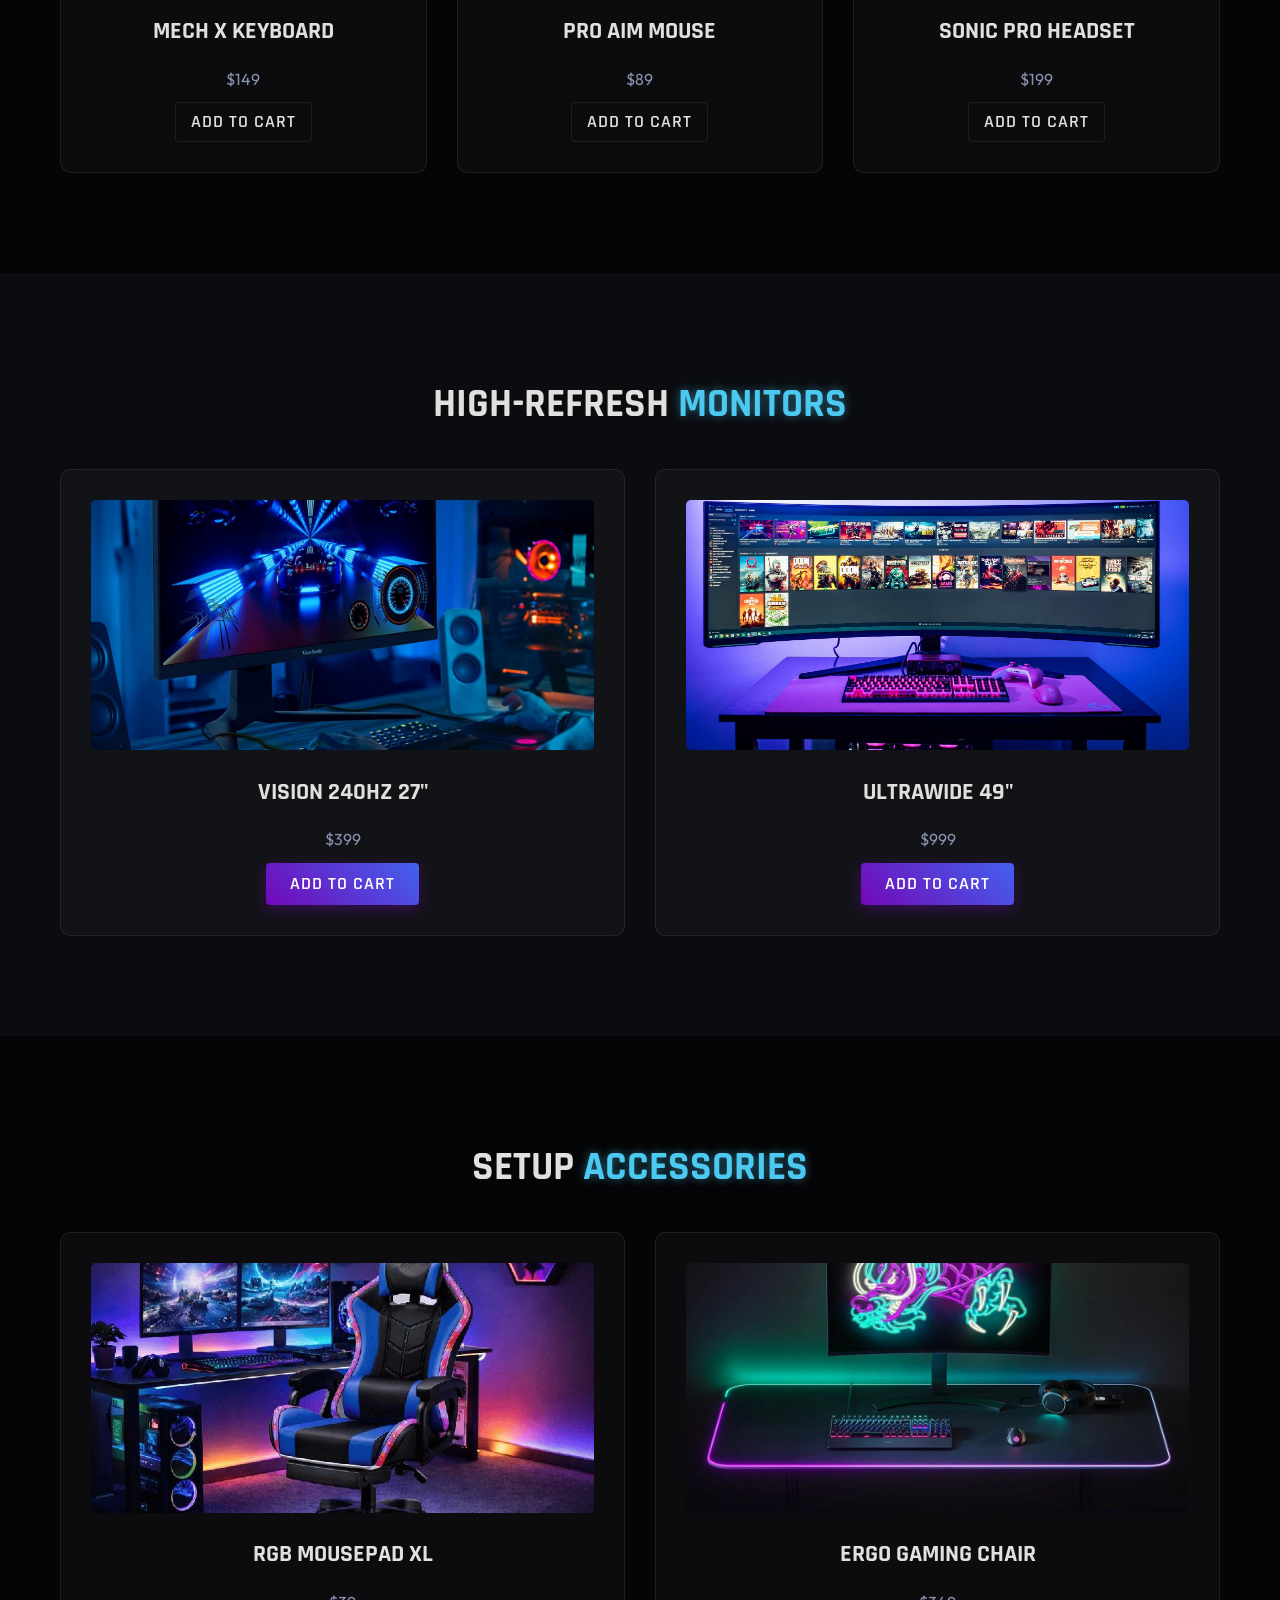
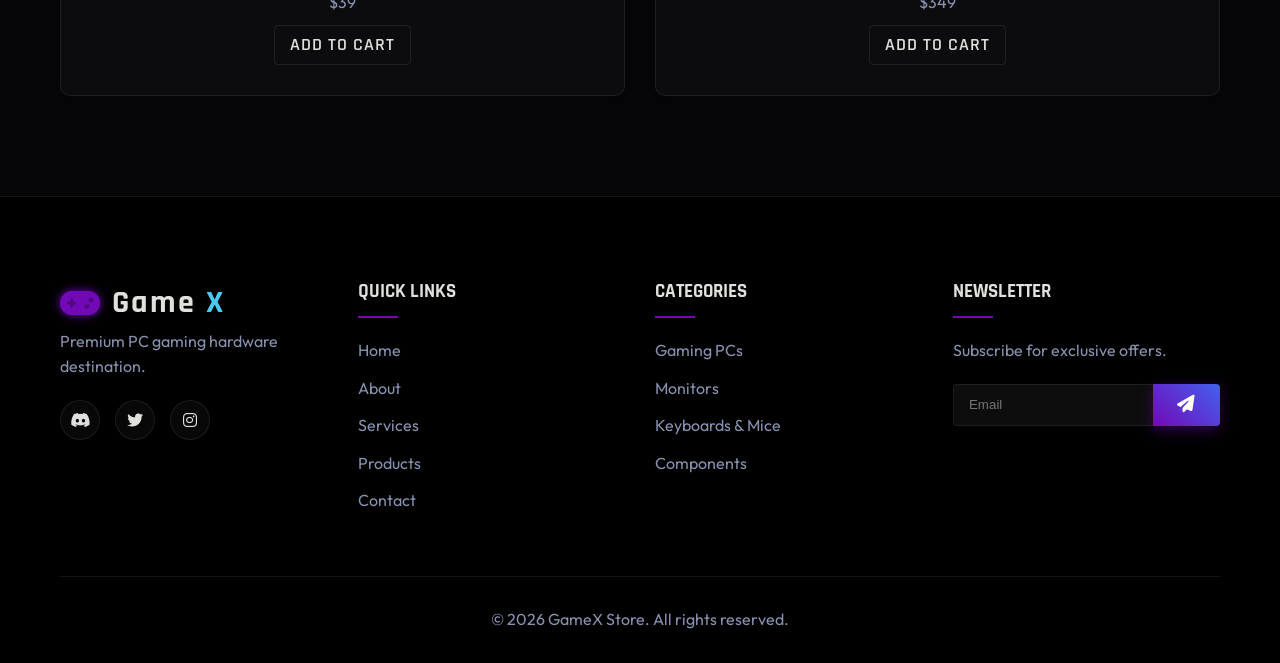
<file: products.html>
<!DOCTYPE html>
<html lang="en">

<head>
    <meta charset="UTF-8">
    <meta name="viewport" content="width=device-width, initial-scale=1.0">
    <title>GameX - Products</title>
    <link rel="icon" href="images/favicon.jpg" type="image/jpeg">
    <link
        href="https://fonts.googleapis.com/css2?family=Outfit:wght@300;400;600;800&family=Rajdhani:wght@500;600;700&display=swap"
        rel="stylesheet">
    <link rel="stylesheet" href="https://cdnjs.cloudflare.com/ajax/libs/font-awesome/6.4.0/css/all.min.css">
    <link rel="stylesheet" href="style.css">
</head>

<body>
    <header class="header">
        <div class="container nav-container">
            <a href="index.html" class="logo"><i class="fa-solid fa-gamepad"></i> Game<span>X</span></a>
            <nav class="navbar">
                <ul class="nav-list">
                    <li><a href="index.html" class="nav-link">Home</a></li>
                    <li><a href="about.html" class="nav-link">About</a></li>
                    <li><a href="services.html" class="nav-link">Services</a></li>
                    <li><a href="products.html" class="nav-link active">Products</a></li>
                    <li><a href="contact.html" class="nav-link">Contact</a></li>
                </ul>
            </nav>
            <div class="nav-actions">
                <button class="btn btn-outline"><i class="fa-solid fa-cart-shopping"></i></button>
                <button class="mobile-toggle"><i class="fa-solid fa-bars"></i></button>
            </div>
        </div>
    </header>

    <!-- Section 1: Hero -->
    <section class="hero hero-small">
        <div class="hero-bg"><img src="images/product-hero.png" alt="Products">
            <div class="hero-overlay"></div>
        </div>
        <div class="container hero-content text-center" style="margin: 0 auto;">
            <h1 class="hero-title">SHOP GEAR</h1>
            <p class="hero-subtitle">Equip yourself with the best hardware on the market.</p>
        </div>
    </section>

    <!-- Section 2: Gaming PCs -->
    <section class="section">
        <div class="container">
            <div class="text-center">
                <h2 class="section-title">Gaming <span>PCs</span></h2>
            </div>
            <div class="grid services-grid tab-full-width">
                <div class="card glass text-center">
                    <img src="images/gaming1.jpg" alt="Vanguard Core" class="product-img">
                    <h3>Vanguard Core</h3>
                    <p>$1,299</p>
                    <button class="btn btn-primary" style="margin-top:10px;">Add to Cart</button>
                </div>
                <div class="card glass text-center">
                    <img src="images/gaming2.jpg" alt="Titan RTX Pro" class="product-img">
                    <h3>Titan RTX Pro</h3>
                    <p>$2,499</p>
                    <button class="btn btn-primary" style="margin-top:10px;">Add to Cart</button>
                </div>
                <div class="card glass text-center">
                    <img src="images/gaming3.jpg" alt="Apex Elite" class="product-img">
                    <h3>Apex Elite</h3>
                    <p>$3,999</p>
                    <button class="btn btn-primary" style="margin-top:10px;">Add to Cart</button>
                </div>
            </div>
        </div>
    </section>

    <!-- Section 3: Peripherals -->
    <section class="section bg-darker">
        <div class="container">
            <div class="text-center">
                <h2 class="section-title">Keyboards & <span>Mice</span></h2>
            </div>
            <div class="grid services-grid tab-full-width">
                <div class="card glass text-center">
                    <img src="images/keyboard1.jpg" alt="Mech X Keyboard" class="product-img">
                    <h3>Mech X Keyboard</h3>
                    <p>$149</p>
                    <button class="btn btn-outline" style="margin-top:10px;">Add to Cart</button>
                </div>
                <div class="card glass text-center">
                    <img src="images/keyboard2.jpg" alt="Pro Aim Mouse" class="product-img">
                    <h3>Pro Aim Mouse</h3>
                    <p>$89</p>
                    <button class="btn btn-outline" style="margin-top:10px;">Add to Cart</button>
                </div>
                <div class="card glass text-center">
                    <img src="images/keyboard3.jpg" alt="Sonic Pro Headset" class="product-img">
                    <h3>Sonic Pro Headset</h3>
                    <p>$199</p>
                    <button class="btn btn-outline" style="margin-top:10px;">Add to Cart</button>
                </div>
            </div>
        </div>
    </section>

    <!-- Section 4: Monitors -->
    <section class="section">
        <div class="container">
            <div class="text-center">
                <h2 class="section-title">High-Refresh <span>Monitors</span></h2>
            </div>
            <div class="grid services-grid" style="grid-template-columns: repeat(auto-fit, minmax(400px, 1fr));">
                <div class="card glass text-center">
                    <img src="images/monitor1.jpg" alt="Vision 240Hz" class="product-img" style="height: 250px;">
                    <h3>Vision 240Hz 27"</h3>
                    <p>$399</p>
                    <button class="btn btn-primary" style="margin-top:10px;">Add to Cart</button>
                </div>
                <div class="card glass text-center">
                    <img src="images/monitor2.jpg" alt="Ultrawide 49" class="product-img" style="height: 250px;">
                    <h3>Ultrawide 49"</h3>
                    <p>$999</p>
                    <button class="btn btn-primary" style="margin-top:10px;">Add to Cart</button>
                </div>
            </div>
        </div>
    </section>

    <!-- Section 5: Accessories -->
    <section class="section bg-darker">
        <div class="container">
            <div class="text-center">
                <h2 class="section-title">Setup <span>Accessories</span></h2>
            </div>
            <div class="grid services-grid" style="grid-template-columns: repeat(auto-fit, minmax(400px, 1fr));">
                <div class="card glass text-center">
                    <img src="images/accessories1.jpg" alt="RGB Mousepad" class="product-img" style="height: 250px;">
                    <h3>RGB Mousepad XL</h3>
                    <p>$39</p>
                    <button class="btn btn-outline" style="margin-top:10px;">Add to Cart</button>
                </div>
                <div class="card glass text-center">
                    <img src="images/accessories2.jpg" alt="Ergo Chair" class="product-img" style="height: 250px;">
                    <h3>Ergo Gaming Chair</h3>
                    <p>$349</p>
                    <button class="btn btn-outline" style="margin-top:10px;">Add to Cart</button>
                </div>
            </div>
        </div>
    </section>

    <!-- Footer -->
    <footer class="footer">
        <div class="container">
            <div class="footer-grid">
                <div class="footer-col">
                    <a href="index.html" class="logo footer-logo"><i class="fa-solid fa-gamepad"></i>
                        Game<span>X</span></a>
                    <p>Premium PC gaming hardware destination.</p>
                    <div class="social-links">
                        <a href="#"><i class="fa-brands fa-discord"></i></a>
                        <a href="#"><i class="fa-brands fa-twitter"></i></a>
                        <a href="#"><i class="fa-brands fa-instagram"></i></a>
                    </div>
                </div>
                <div class="footer-col">
                    <h4>Quick Links</h4>
                    <ul>
                        <li><a href="index.html">Home</a></li>
                        <li><a href="about.html">About</a></li>
                        <li><a href="services.html">Services</a></li>
                        <li><a href="products.html">Products</a></li>
                        <li><a href="contact.html">Contact</a></li>
                    </ul>
                </div>
                <div class="footer-col">
                    <h4>Categories</h4>
                    <ul>
                        <li><a href="#">Gaming PCs</a></li>
                        <li><a href="#">Monitors</a></li>
                        <li><a href="#">Keyboards & Mice</a></li>
                        <li><a href="#">Components</a></li>
                    </ul>
                </div>
                <div class="footer-col">
                    <h4>Newsletter</h4>
                    <p>Subscribe for exclusive offers.</p>
                    <form class="newsletter-form">
                        <input type="email" placeholder="Email" required>
                        <button type="submit" class="btn btn-primary"><i class="fa-solid fa-paper-plane"></i></button>
                    </form>
                </div>
            </div>
            <div class="footer-bottom">
                <p>&copy; 2026 GameX Store. All rights reserved.</p>
            </div>
        </div>
    </footer>
    <button id="scrollTopBtn" class="scroll-top-btn"><i class="fa-solid fa-chevron-up"></i></button>
    <script src="script.js"></script>
</body>

</html>
</file>
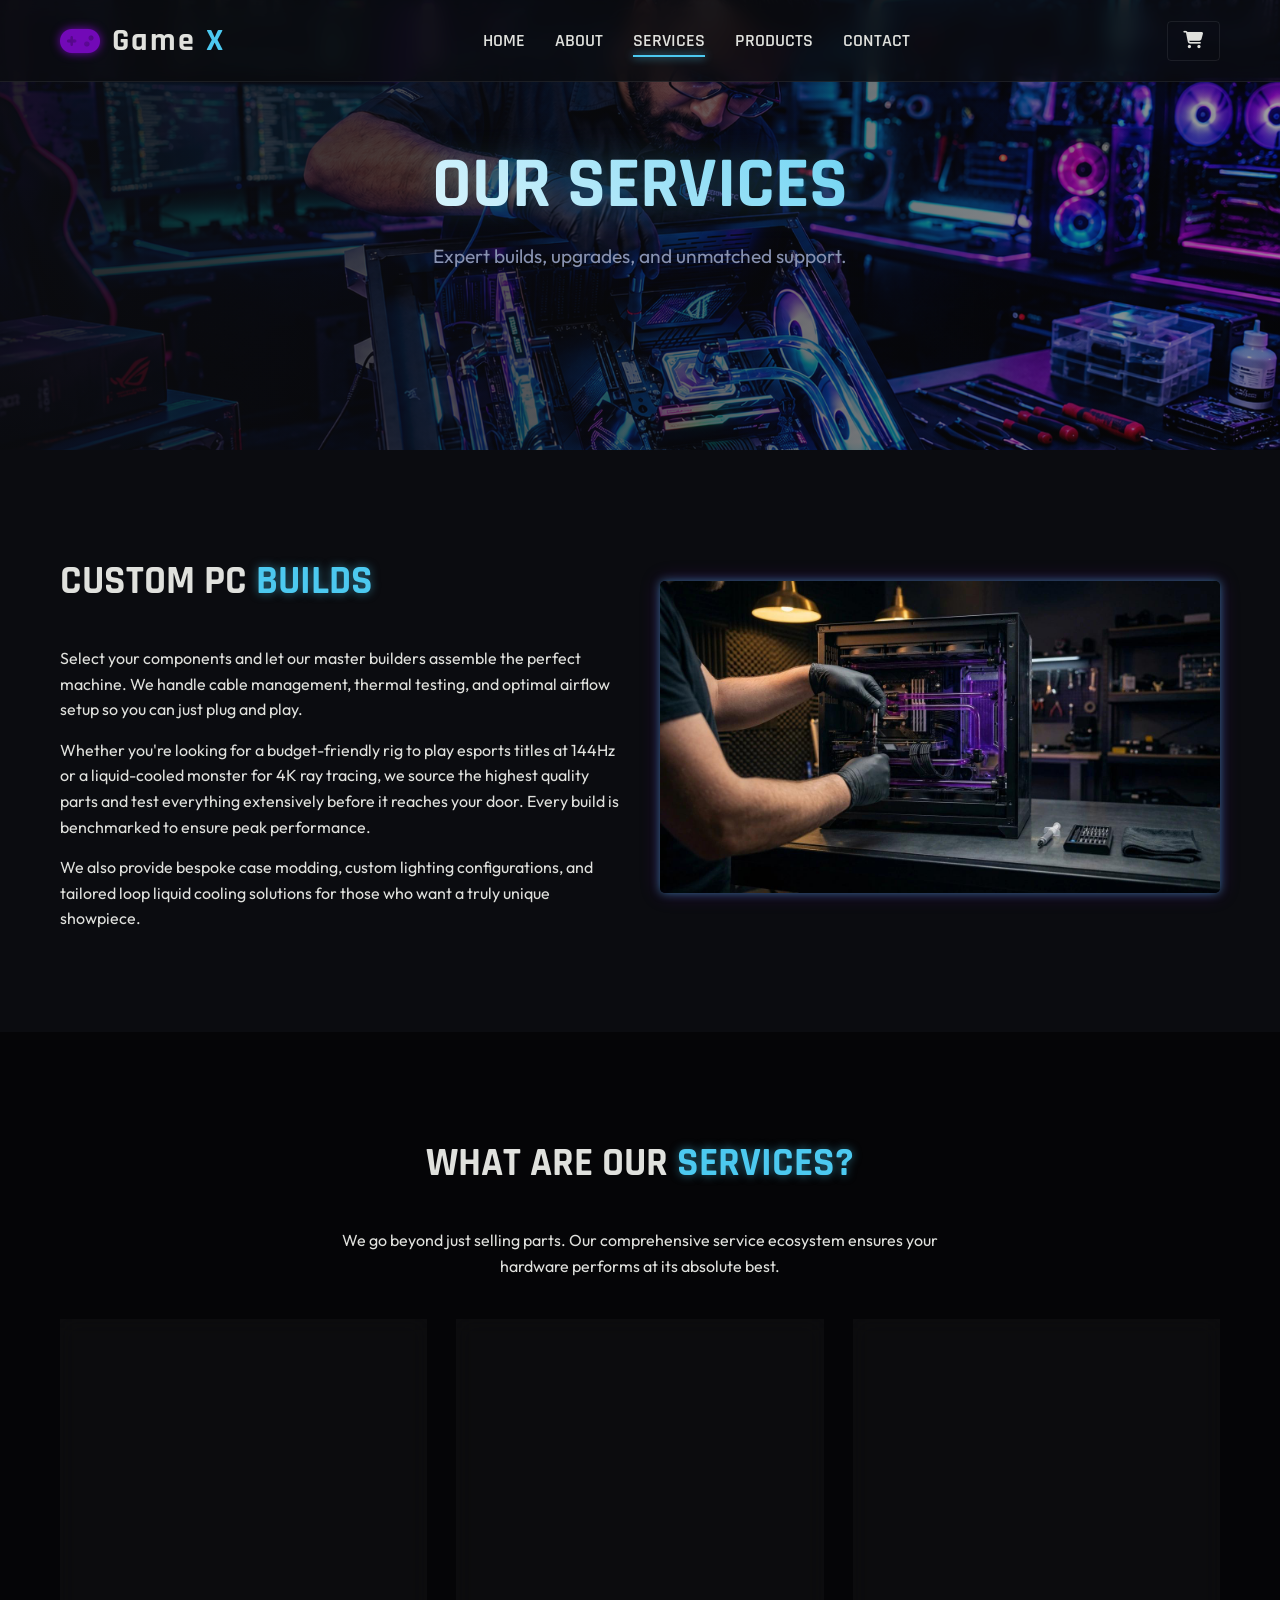
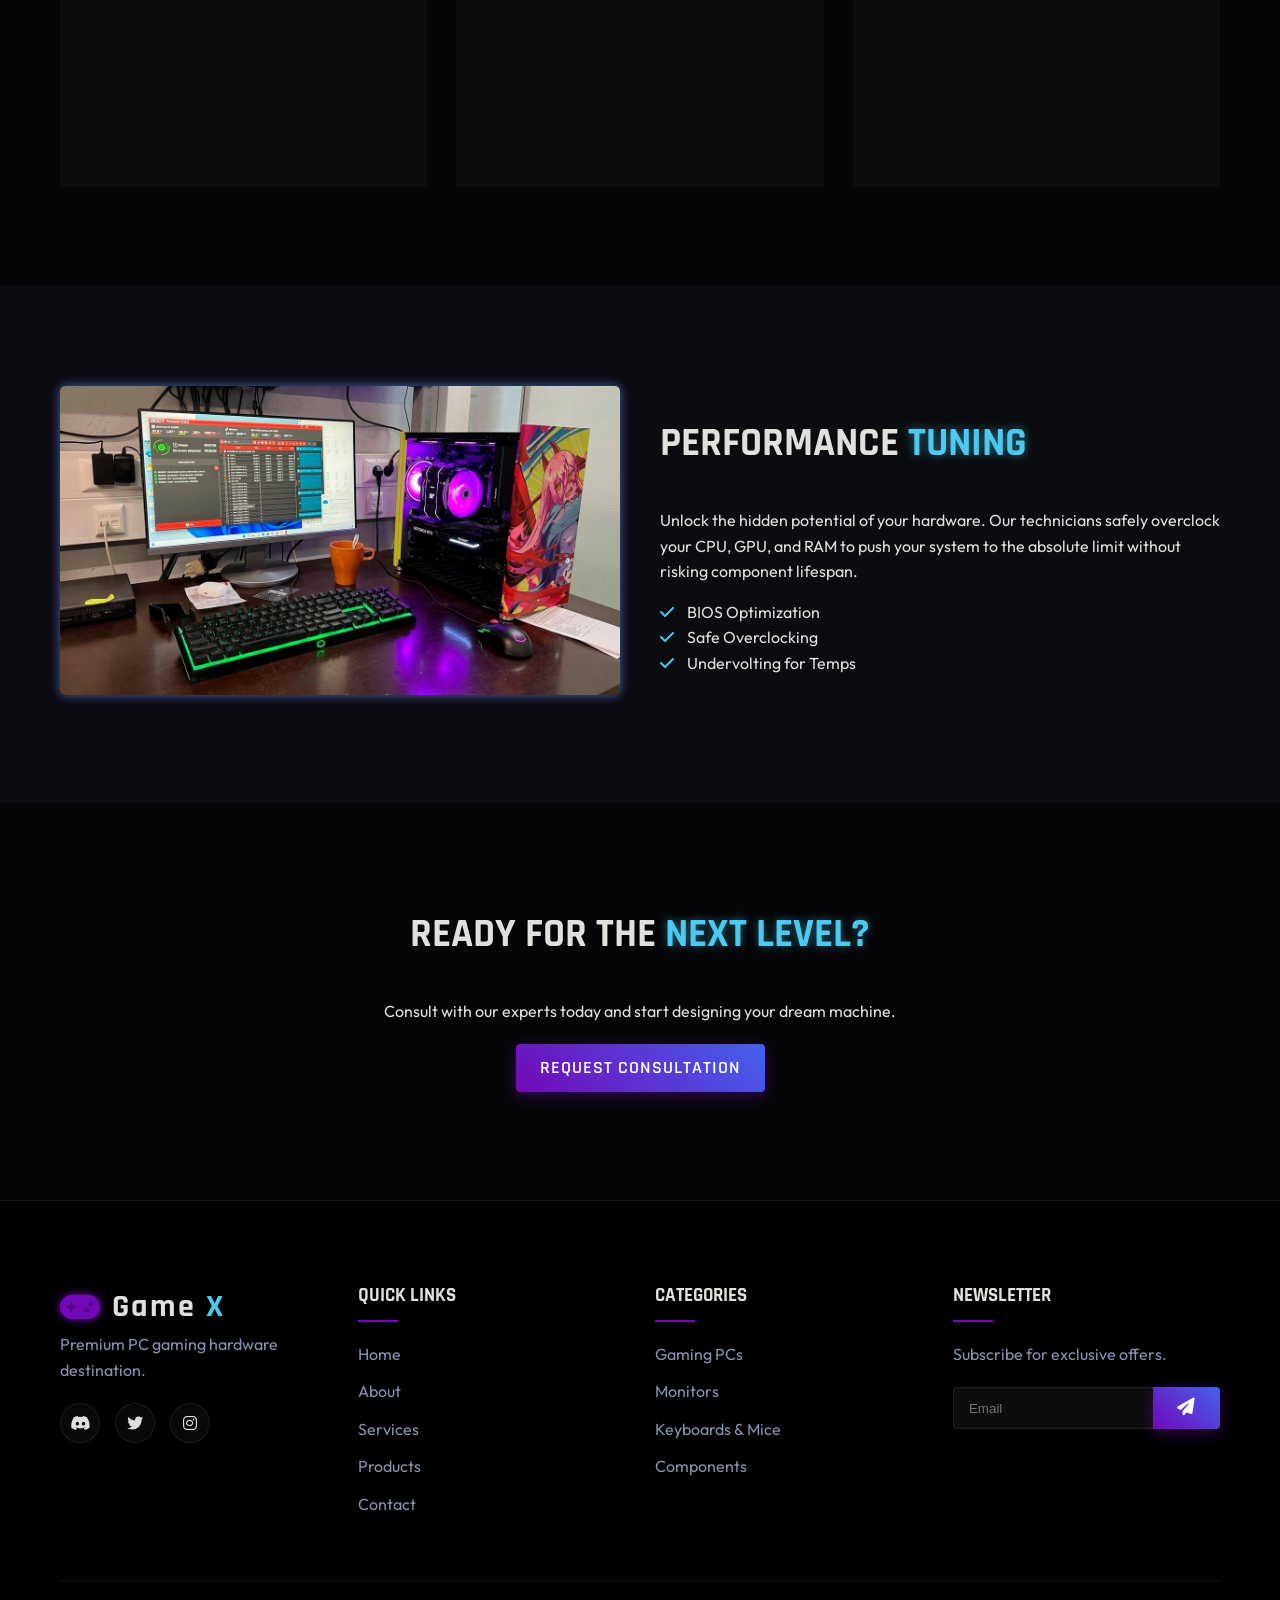
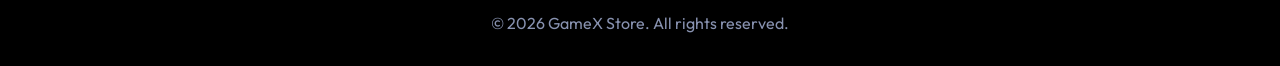
<file: services.html>
<!DOCTYPE html>
<html lang="en">

<head>
    <meta charset="UTF-8">
    <meta name="viewport" content="width=device-width, initial-scale=1.0">
    <title>GameX - Services</title>
    <link rel="icon" href="images/favicon.jpg" type="image/jpeg">
    <link
        href="https://fonts.googleapis.com/css2?family=Outfit:wght@300;400;600;800&family=Rajdhani:wght@500;600;700&display=swap"
        rel="stylesheet">
    <link rel="stylesheet" href="https://cdnjs.cloudflare.com/ajax/libs/font-awesome/6.4.0/css/all.min.css">
    <link rel="stylesheet" href="style.css">
</head>

<body>
    <header class="header">
        <div class="container nav-container">
            <a href="index.html" class="logo"><i class="fa-solid fa-gamepad"></i> Game<span>X</span></a>
            <nav class="navbar">
                <ul class="nav-list">
                    <li><a href="index.html" class="nav-link">Home</a></li>
                    <li><a href="about.html" class="nav-link">About</a></li>
                    <li><a href="services.html" class="nav-link active">Services</a></li>
                    <li><a href="products.html" class="nav-link">Products</a></li>
                    <li><a href="contact.html" class="nav-link">Contact</a></li>
                </ul>
            </nav>
            <div class="nav-actions">
                <button class="btn btn-outline"><i class="fa-solid fa-cart-shopping"></i></button>
                <button class="mobile-toggle"><i class="fa-solid fa-bars"></i></button>
            </div>
        </div>
    </header>

    <!-- Section 1: Hero -->
    <section class="hero hero-small">
        <div class="hero-bg"><img src="images/services-hero.png" alt="Services">
            <div class="hero-overlay"></div>
        </div>
        <div class="container hero-content text-center" style="margin: 0 auto;">
            <h1 class="hero-title">OUR SERVICES</h1>
            <p class="hero-subtitle">Expert builds, upgrades, and unmatched support.</p>
        </div>
    </section>

    <!-- Section 2: Custom PC Builds -->
    <section class="section">
        <div class="container">
            <div class="split-section">
                <div>
                    <h2 class="section-title">Custom PC <span>Builds</span></h2>
                    <p>Select your components and let our master builders assemble the perfect machine. We handle cable
                        management, thermal testing, and optimal airflow setup so you can just plug and play.</p>
                    <p style="margin-top: 15px;">Whether you're looking for a budget-friendly rig to play esports titles
                        at 144Hz or a liquid-cooled monster for 4K ray tracing, we source the highest quality parts and
                        test everything extensively before it reaches your door. Every build is benchmarked to ensure
                        peak performance.</p>
                    <p style="margin-top: 15px;">We also provide bespoke case modding, custom lighting configurations,
                        and tailored loop liquid cooling solutions for those who want a truly unique showpiece.</p>
                </div>
                <div>
                    <img src="images/custom.jpg" alt="Custom Builds" class="img-fluid">
                </div>
            </div>
        </div>
    </section>

    <!-- Section 3: Core Services Breakdown -->
    <section class="section bg-darker">
        <div class="container">
            <div class="text-center">
                <h2 class="section-title">What Are Our <span>Services?</span></h2>
                <p style="max-width: 600px; margin: 0 auto 40px;">We go beyond just selling parts. Our comprehensive
                    service ecosystem ensures your hardware performs at its absolute best.</p>
            </div>
            <div class="grid services-grid">
                <div class="card glass text-center">
                    <img src="images/service1.jpg" alt="Hardware Upgrades" class="product-img">
                    <h3>Hardware Upgrades</h3>
                    <p style="margin-top:15px;">Falling behind on frame rates? We provide professional upgrade services
                        for GPUs, RAM, CPUs, and storage. Send us your rig, and we'll breathe new life into it without
                        the hassle of building from scratch.</p>
                </div>
                <div class="card glass text-center">
                    <img src="images/service2.jpg" alt="Technical Support" class="product-img">
                    <h3>Technical Support</h3>
                    <p style="margin-top:15px;">GameX offers a dedicated 24/7 technical support hotline. Whether it's a
                        driver issue, a blue screen, or optimizing game settings, our experts are ready to assist you
                        remotely.</p>
                </div>
                <div class="card glass text-center">
                    <img src="images/service3.jpg" alt="Warranty & Maintenance" class="product-img">
                    <h3>Warranty & Maintenance</h3>
                    <p style="margin-top:15px;">Every GameX build comes with a comprehensive 3-year warranty. We also
                        offer annual maintenance checkups including deep cleaning and thermal paste re-application.</p>
                </div>
            </div>
        </div>
    </section>

    <!-- Section 4: Performance Tuning -->
    <section class="section">
        <div class="container">
            <div class="split-section">
                <div>
                    <img src="images/performance.jpg" alt="Performance Tuning" class="img-fluid">
                </div>
                <div>
                    <h2 class="section-title">Performance <span>Tuning</span></h2>
                    <p>Unlock the hidden potential of your hardware. Our technicians safely overclock your CPU, GPU, and
                        RAM to push your system to the absolute limit without risking component lifespan.</p>
                    <ul style="margin-top: 15px; list-style-position: inside;">
                        <li><i class="fa-solid fa-check" style="color:var(--accent-color); margin-right:10px;"></i> BIOS
                            Optimization</li>
                        <li><i class="fa-solid fa-check" style="color:var(--accent-color); margin-right:10px;"></i> Safe
                            Overclocking</li>
                        <li><i class="fa-solid fa-check" style="color:var(--accent-color); margin-right:10px;"></i>
                            Undervolting for Temps</li>
                    </ul>
                </div>
            </div>
        </div>
    </section>

    <!-- Section 5: Start Your Build -->
    <section class="section bg-darker text-center">
        <div class="container">
            <h2 class="section-title">Ready for the <span>Next Level?</span></h2>
            <p style="margin-bottom:20px;">Consult with our experts today and start designing your dream machine.</p>
            <a href="contact.html" class="btn btn-primary">Request Consultation</a>
        </div>
    </section>

    <!-- Footer -->
    <footer class="footer">
        <div class="container">
            <div class="footer-grid">
                <div class="footer-col">
                    <a href="index.html" class="logo footer-logo"><i class="fa-solid fa-gamepad"></i>
                        Game<span>X</span></a>
                    <p>Premium PC gaming hardware destination.</p>
                    <div class="social-links">
                        <a href="#"><i class="fa-brands fa-discord"></i></a>
                        <a href="#"><i class="fa-brands fa-twitter"></i></a>
                        <a href="#"><i class="fa-brands fa-instagram"></i></a>
                    </div>
                </div>
                <div class="footer-col">
                    <h4>Quick Links</h4>
                    <ul>
                        <li><a href="index.html">Home</a></li>
                        <li><a href="about.html">About</a></li>
                        <li><a href="services.html">Services</a></li>
                        <li><a href="products.html">Products</a></li>
                        <li><a href="contact.html">Contact</a></li>
                    </ul>
                </div>
                <div class="footer-col">
                    <h4>Categories</h4>
                    <ul>
                        <li><a href="#">Gaming PCs</a></li>
                        <li><a href="#">Monitors</a></li>
                        <li><a href="#">Keyboards & Mice</a></li>
                        <li><a href="#">Components</a></li>
                    </ul>
                </div>
                <div class="footer-col">
                    <h4>Newsletter</h4>
                    <p>Subscribe for exclusive offers.</p>
                    <form class="newsletter-form">
                        <input type="email" placeholder="Email" required>
                        <button type="submit" class="btn btn-primary"><i class="fa-solid fa-paper-plane"></i></button>
                    </form>
                </div>
            </div>
            <div class="footer-bottom">
                <p>&copy; 2026 GameX Store. All rights reserved.</p>
            </div>
        </div>
    </footer>
    <button id="scrollTopBtn" class="scroll-top-btn"><i class="fa-solid fa-chevron-up"></i></button>
    <script src="script.js"></script>
</body>

</html>
</file>
<file: style.css>
:root {
    --primary-color: #7209b7;
    --secondary-color: #4361ee;
    --accent-color: #4cc9f0;
    --bg-color: #0b0c10;
    --bg-darker: #050507;
    --text-color: #e0e1dd;
    --text-muted: #8892b0;
    --glass-bg: rgba(255, 255, 255, 0.03);
    --glass-border: rgba(255, 255, 255, 0.08);
    --neon-shadow: 0 0 10px rgba(76, 201, 240, 0.5), 0 0 20px rgba(114, 9, 183, 0.3);

    --font-main: 'Outfit', sans-serif;
    --font-heading: 'Rajdhani', sans-serif;
}

* {
    margin: 0;
    padding: 0;
    box-sizing: border-box;
}

html {
    scroll-behavior: smooth;
}

body {
    font-family: var(--font-main);
    background-color: var(--bg-color);
    color: var(--text-color);
    line-height: 1.6;
    overflow-x: hidden;
}

body.no-scroll {
    overflow: hidden;
}

a {
    text-decoration: none;
    color: inherit;
    transition: all 0.3s ease;
}

ul {
    list-style: none;
}

.container {
    max-width: 1200px;
    margin: 0 auto;
    padding: 0 20px;
}

.text-center {
    text-align: center;
}

/* Typography */
h1,
h2,
h3,
h4 {
    font-family: var(--font-heading);
    text-transform: uppercase;
    font-weight: 700;
}

.section-title {
    font-size: 2.5rem;
    margin-bottom: 2rem;
    position: relative;
    display: inline-block;
}

.section-title span {
    color: var(--accent-color);
    text-shadow: 0 0 10px rgba(76, 201, 240, 0.5);
}

/* Buttons */
.btn {
    display: inline-block;
    padding: 10px 24px;
    font-family: var(--font-heading);
    font-size: 1.1rem;
    font-weight: 600;
    text-transform: uppercase;
    letter-spacing: 1px;
    border: none;
    border-radius: 4px;
    cursor: pointer;
    transition: all 0.3s ease;
    position: relative;
    overflow: hidden;
    z-index: 1;
}

.btn-primary {
    background: linear-gradient(45deg, var(--primary-color), var(--secondary-color));
    color: white;
    box-shadow: 0 4px 15px rgba(114, 9, 183, 0.4);
}

.btn-primary:hover {
    box-shadow: 0 6px 20px rgba(114, 9, 183, 0.6), 0 0 15px rgba(76, 201, 240, 0.4);
    transform: translateY(-2px);
}

.btn-secondary {
    background: transparent;
    color: white;
    border: 2px solid var(--accent-color);
    box-shadow: inset 0 0 0 rgba(76, 201, 240, 0), 0 0 10px rgba(76, 201, 240, 0.2);
}

.btn-secondary:hover {
    background: rgba(76, 201, 240, 0.1);
    box-shadow: inset 0 0 10px rgba(76, 201, 240, 0.2), 0 0 15px rgba(76, 201, 240, 0.4);
    transform: translateY(-2px);
}

.btn-outline {
    background: transparent;
    border: 1px solid var(--glass-border);
    color: var(--text-color);
    padding: 8px 15px;
}

.btn-outline:hover {
    border-color: var(--accent-color);
    color: var(--accent-color);
}

/* Header & Nav */
.header {
    position: fixed;
    top: 0;
    left: 0;
    width: 100%;
    z-index: 1000;
    padding: 15px 0;
    background: rgba(11, 12, 16, 0.8);
    backdrop-filter: blur(10px);
    border-bottom: 1px solid var(--glass-border);
    transition: all 0.3s ease;
}

.nav-container {
    display: flex;
    justify-content: space-between;
    align-items: center;
}

.logo {
    font-family: var(--font-heading);
    font-size: 2rem;
    font-weight: 800;
    letter-spacing: 2px;
    display: flex;
    align-items: center;
    gap: 10px;
}

.logo i {
    color: var(--primary-color);
    text-shadow: 0 0 10px var(--primary-color);
}

.logo span {
    color: var(--accent-color);
}

.nav-list {
    display: flex;
    gap: 30px;
}

.nav-link {
    font-family: var(--font-heading);
    font-size: 1.1rem;
    font-weight: 600;
    text-transform: uppercase;
    position: relative;
    padding: 5px 0;
}

.nav-link::after {
    content: '';
    position: absolute;
    bottom: 0;
    left: 0;
    width: 0;
    height: 2px;
    background: var(--accent-color);
    transition: width 0.3s ease;
    box-shadow: 0 0 8px var(--accent-color);
}

.nav-link:hover::after,
.nav-link.active::after {
    width: 100%;
}

.nav-actions {
    display: flex;
    align-items: center;
    gap: 15px;
}

.mobile-toggle {
    display: none;
    background: none;
    border: none;
    color: var(--text-color);
    font-size: 1.5rem;
    cursor: pointer;
}

/* Hero Section */
.hero {
    position: relative;
    height: 100vh;
    display: flex;
    align-items: center;
    overflow: hidden;
}

.hero-bg {
    position: absolute;
    top: 0;
    left: 0;
    width: 100%;
    height: 100%;
    z-index: -1;
}

.hero-bg img {
    width: 100%;
    height: 100%;
    object-fit: cover;
    animation: zoomInOut 20s infinite alternate;
}

.hero-overlay {
    position: absolute;
    top: 0;
    left: 0;
    width: 100%;
    height: 100%;
    background: linear-gradient(to right, rgba(11, 12, 16, 0.9) 0%, rgba(11, 12, 16, 0.4) 100%);
}

.hero-content {
    max-width: 600px;
}

.img-fluid {
    max-width: 100%;
    height: auto;
    border-radius: 5px;
    box-shadow: var(--neon-shadow);
}

.product-img {
    width: 100%;
    height: 200px;
    object-fit: cover;
    border-radius: 5px;
    margin-bottom: 15px;
}

.split-section {
    display: grid;
    grid-template-columns: 1fr 1fr;
    gap: 40px;
    align-items: center;
}

@media (max-width: 768px) {
    .split-section {
        grid-template-columns: 1fr;
    }
}

.hero-small {
    height: 50vh;
    min-height: 400px;
}

.hero-small .hero-content {
    max-width: 800px;
    width: 100%;
}


.hero-title {
    font-size: 4.5rem;
    line-height: 1.1;
    margin-bottom: 1rem;
    background: -webkit-linear-gradient(45deg, #fff, var(--accent-color));
    -webkit-background-clip: text;
    -webkit-text-fill-color: transparent;
    filter: drop-shadow(0 0 15px rgba(76, 201, 240, 0.3));
}

.hero-subtitle {
    font-size: 1.2rem;
    color: var(--text-muted);
    margin-bottom: 2rem;
}

.hero-btns {
    display: flex;
    gap: 15px;
}

/* Glitch Effect Removed per request */
.glitch {
    position: relative;
    background: -webkit-linear-gradient(45deg, #fff, var(--accent-color));
    -webkit-text-fill-color: transparent;
}

/* Sections */
.section {
    padding: 100px 0;
}

.bg-darker {
    background-color: var(--bg-darker);
}

/* Cards (Glassmorphism) */
.glass {
    background: var(--glass-bg);
    border: 1px solid var(--glass-border);
    backdrop-filter: blur(10px);
    border-radius: 10px;
    padding: 30px;
    transition: transform 0.3s ease, box-shadow 0.3s ease;
}

.glass:hover {
    transform: translateY(-10px);
    box-shadow: var(--neon-shadow);
    border-color: rgba(76, 201, 240, 0.3);
}

/* Services Grid */
.grid {
    display: grid;
    gap: 30px;
}

.services-grid {
    grid-template-columns: repeat(auto-fit, minmax(300px, 1fr));
}

.card-icon {
    font-size: 3rem;
    color: var(--accent-color);
    margin-bottom: 1.5rem;
    display: inline-block;
    filter: drop-shadow(0 0 10px var(--accent-color));
}

.card h3 {
    font-size: 1.5rem;
    margin-bottom: 1rem;
}

.card p {
    color: var(--text-muted);
}

/* Footer Requirements:
5.footer 4 col per row tab view 2 col per row mob view one col per row 
*/
.footer {
    background: #000;
    padding: 80px 0 30px;
    border-top: 1px solid var(--glass-border);
}

.footer-grid {
    display: grid;
    grid-template-columns: repeat(4, 1fr);
    /* 4 cols per row Desktop */
    gap: 40px;
    margin-bottom: 50px;
}

.footer-col h4 {
    font-size: 1.2rem;
    margin-bottom: 20px;
    position: relative;
    padding-bottom: 10px;
}

.footer-col h4::after {
    content: '';
    position: absolute;
    bottom: 0;
    left: 0;
    width: 40px;
    height: 2px;
    background: var(--primary-color);
}

.footer-col p {
    color: var(--text-muted);
    margin-bottom: 20px;
}

.footer-col ul li {
    margin-bottom: 12px;
}

.footer-col ul li a {
    color: var(--text-muted);
}

.footer-col ul li a:hover {
    color: var(--accent-color);
    padding-left: 5px;
}

.social-links {
    display: flex;
    gap: 15px;
}

.social-links a {
    display: flex;
    align-items: center;
    justify-content: center;
    width: 40px;
    height: 40px;
    border-radius: 50%;
    background: var(--glass-bg);
    border: 1px solid var(--glass-border);
    transition: all 0.3s ease;
}

.social-links a:hover {
    background: var(--primary-color);
    box-shadow: 0 0 15px var(--primary-color);
    transform: translateY(-3px);
}

.newsletter-form {
    display: flex;
}

.newsletter-form input {
    flex: 1;
    padding: 10px 15px;
    background: rgba(255, 255, 255, 0.05);
    border: 1px solid var(--glass-border);
    border-right: none;
    color: white;
    outline: none;
    border-radius: 4px 0 0 4px;
}

.newsletter-form input:focus {
    border-color: var(--accent-color);
}

.newsletter-form button {
    border-radius: 0 4px 4px 0;
}

.footer-bottom {
    text-align: center;
    padding-top: 30px;
    border-top: 1px solid var(--glass-border);
    color: var(--text-muted);
}

/* Scroll To Top Button */
.scroll-top-btn {
    position: fixed;
    bottom: 30px;
    right: 30px;
    width: 50px;
    height: 50px;
    border-radius: 50%;
    background: var(--primary-color);
    color: white;
    border: none;
    font-size: 1.2rem;
    cursor: pointer;
    box-shadow: 0 0 15px rgba(114, 9, 183, 0.6);
    opacity: 0;
    visibility: hidden;
    transform: translateY(20px);
    transition: all 0.3s ease;
    z-index: 999;
}

.scroll-top-btn.show {
    opacity: 1;
    visibility: visible;
    transform: translateY(0);
}

.scroll-top-btn:hover {
    background: var(--accent-color);
    box-shadow: 0 0 20px rgba(76, 201, 240, 0.8);
    transform: translateY(-5px);
}

/* Animations */
@keyframes zoomInOut {
    0% {
        transform: scale(1);
    }

    100% {
        transform: scale(1.1);
    }
}

@keyframes glitch-anim {
    0% {
        clip: rect(25px, 9999px, 99px, 0);
    }

    20% {
        clip: rect(78px, 9999px, 86px, 0);
    }

    40% {
        clip: rect(10px, 9999px, 57px, 0);
    }

    60% {
        clip: rect(61px, 9999px, 7px, 0);
    }

    80% {
        clip: rect(96px, 9999px, 25px, 0);
    }

    100% {
        clip: rect(4px, 9999px, 63px, 0);
    }
}

@keyframes glitch-anim2 {
    0% {
        clip: rect(38px, 9999px, 12px, 0);
    }

    20% {
        clip: rect(82px, 9999px, 74px, 0);
    }

    40% {
        clip: rect(98px, 9999px, 45px, 0);
    }

    60% {
        clip: rect(27px, 9999px, 90px, 0);
    }

    80% {
        clip: rect(14px, 9999px, 32px, 0);
    }

    100% {
        clip: rect(69px, 9999px, 53px, 0);
    }
}

/* Responsive Media Queries */
@media (max-width: 992px) {
    .about-story {
        grid-template-columns: 1fr;
    }
    .about-story img {
        width: 100%;
    }

    .hero-title {
        font-size: 3.5rem;
    }

    /* Footer 2 col per row tab view */
    .footer-grid {
        grid-template-columns: repeat(2, 1fr);
    }

    .services-grid {
        grid-template-columns: repeat(2, 1fr);
    }
    
    .services-grid.tab-full-width {
        grid-template-columns: 1fr;
    }
    .services-grid.tab-full-width > .card {
        width: 100% !important;
    }

    .services-grid>.card:nth-child(3):last-child {
        grid-column: 1 / -1;
        justify-self: center;
        width: calc(50% - 15px);
    }
}

@media (max-width: 768px) {
    .mobile-toggle {
        display: block;
    }

    .navbar {
        position: fixed;
        top: 70px;
        left: -100%;
        width: 100%;
        height: calc(100vh - 70px);
        background: rgba(11, 12, 16, 0.95);
        backdrop-filter: blur(10px);
        flex-direction: column;
        align-items: center;
        justify-content: center;
        transition: left 0.3s ease;
    }

    .navbar.active {
        left: 0;
    }

    .nav-list {
        flex-direction: column;
        align-items: center;
        gap: 20px;
    }

    .hero-title {
        font-size: 2.8rem;
    }

    .hero-btns {
        flex-direction: column;
        justify-content: center;
        align-items: center;
        width: 100%;
    }

    .hero-btns .btn {
        width: 100%;
        text-align: center;
        max-width: 300px;
    }

    .services-grid {
        grid-template-columns: 1fr;
    }

    .services-grid>.card {
        width: 100% !important;
    }
}

@media (max-width: 576px) {

    /* Footer one col per row mob view */
    .footer-grid {
        grid-template-columns: 1fr;
    }

    .hero-title {
        font-size: 2.2rem;
    }
}
</file>
